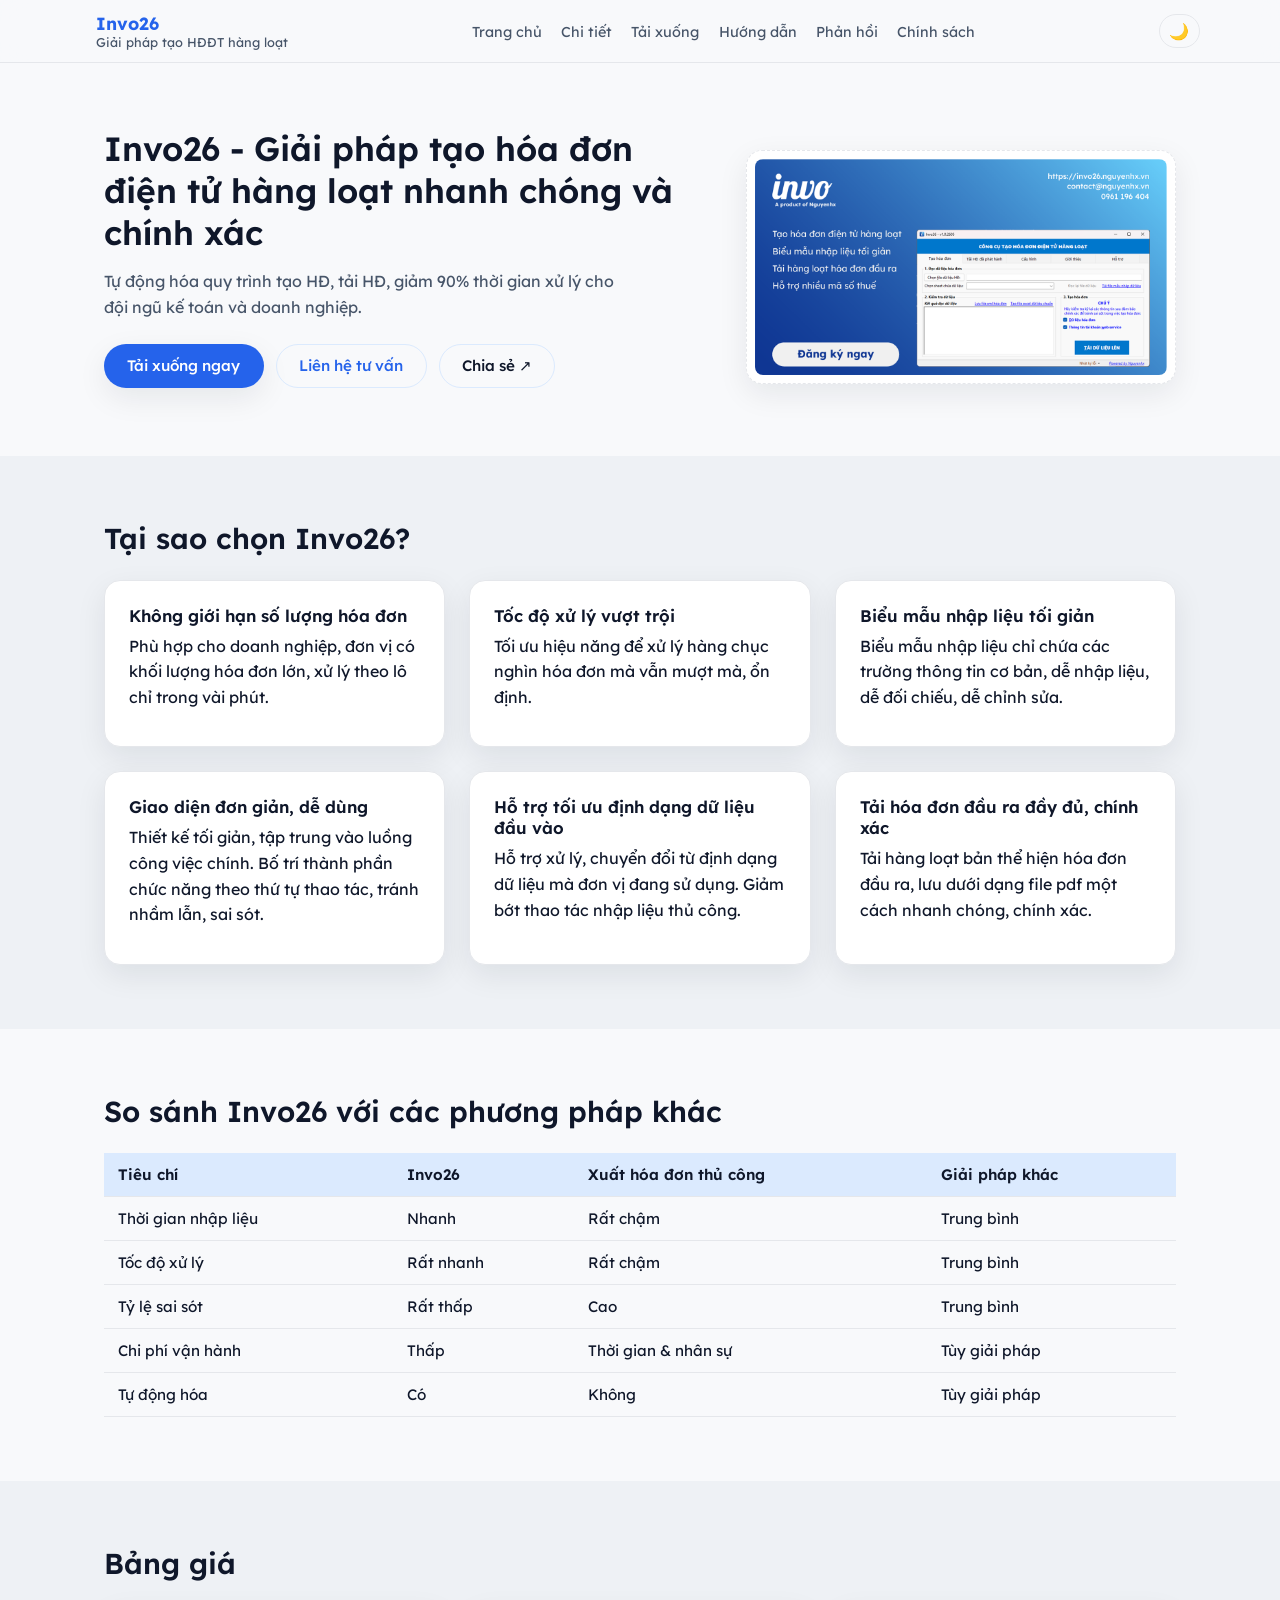
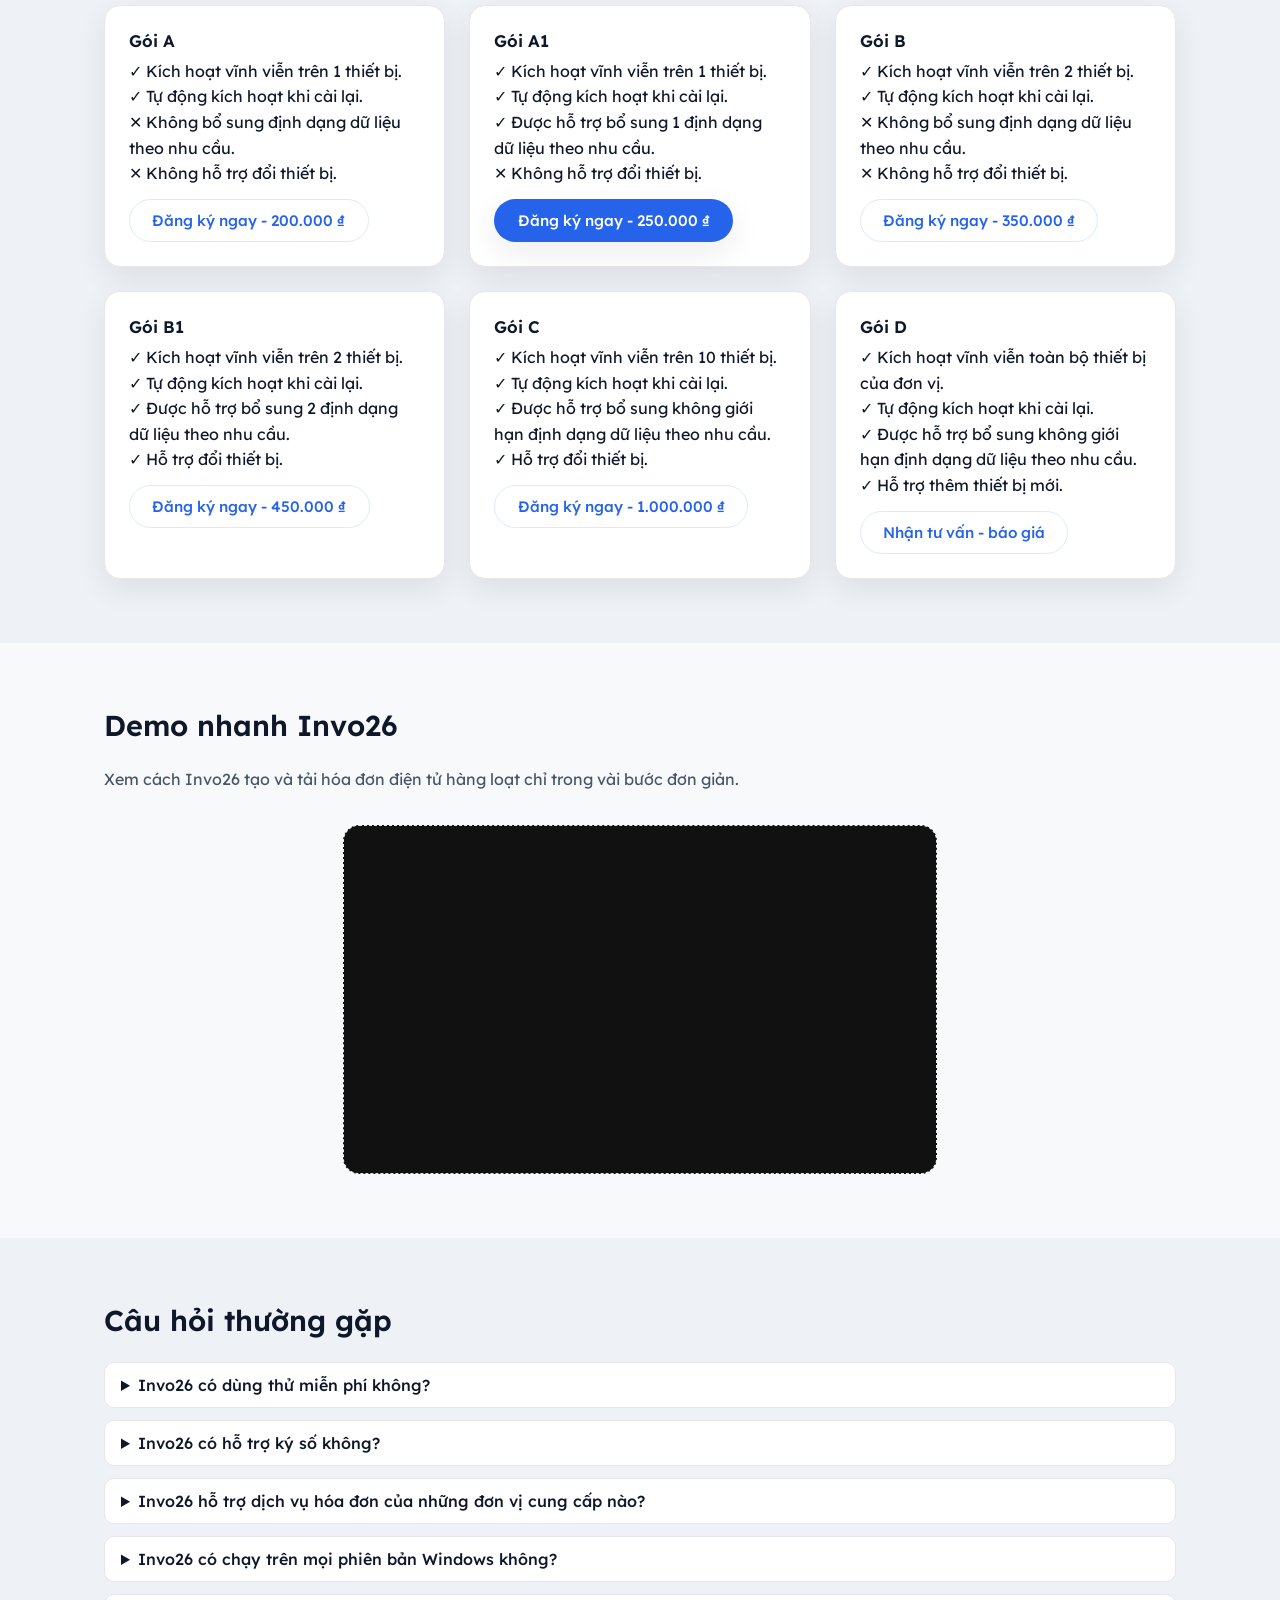
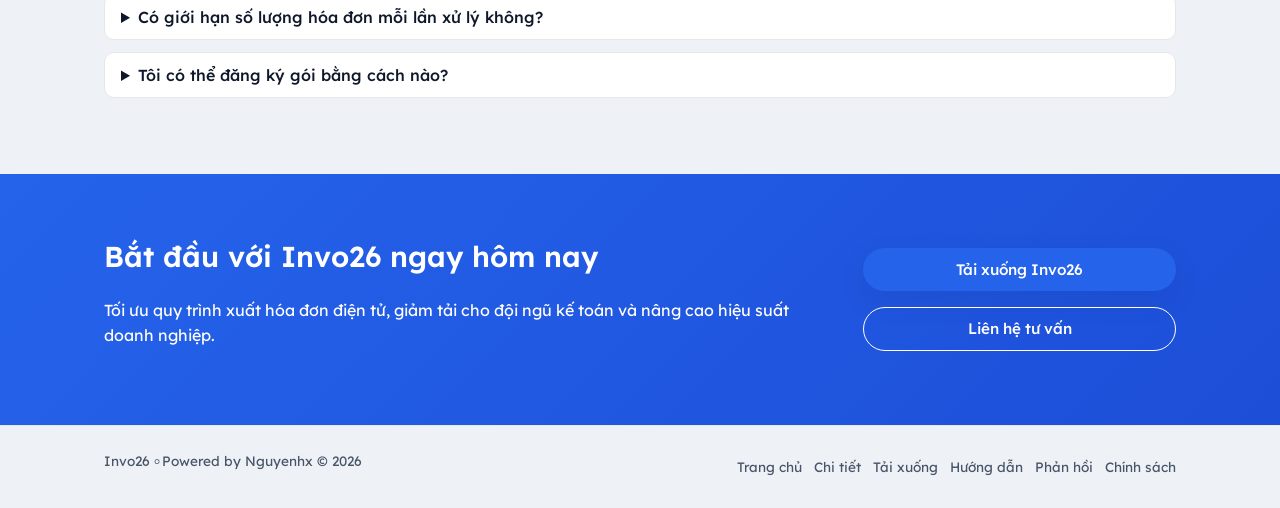
<file: index.html>
<!DOCTYPE html>
<html lang="vi">
<head>
    <meta charset="UTF-8" />
    <meta name="viewport" content="width=device-width, initial-scale=1.0" />
    <title>Invo26 - Công cụ tạo hóa đơn điện tử hàng loạt</title>
    <meta name="description" content="Invo26 - Giải pháp tạo hóa đơn điện tử hàng loạt. Nhập liệu ít, thao tác nhanh, kết quả đầy đủ.">

    <!-- SEO basic -->
    <meta name="robots" content="index,follow" />
    <link rel="canonical" href="https://invo26.nguyenhx.vn/" />

    <link rel="icon" type="image/svg+xml" href="assets/img/favicon.svg">
    <link rel="apple-touch-icon" href="assets/img/favicon.png"> <!--180-->
    <!--facebook-->
    <meta property="og:title" content="Invo26 - Công cụ tạo hóa đơn điện tử hàng loạt">
    <meta property="og:description"
        content="Invo26 - Giải pháp tạo hóa đơn điện tử hàng loạt. Nhập liệu ít, thao tác nhanh, kết quả đầy đủ.">
    <meta property="og:image" content="https://invo26.nguyenhx.vn/assets/img/thumbnail.png">
    <meta property="og:url" content="https://invo26.nguyenhx.vn/">
    <meta property="og:type" content="website">
    <!--X-->
    <meta name="twitter:card" content="summary_large_image">
    <meta name="twitter:title" content="Invo26 - Công cụ tạo hóa đơn điện tử hàng loạt">
    <meta name="twitter:description"
        content="Invo26 - Giải pháp tạo hóa đơn điện tử hàng loạt. Nhập liệu ít, thao tác nhanh, kết quả đầy đủ.">
    <meta name="twitter:image" content="https://invo26.nguyenhx.vn/assets/img/thumbnail.png">

    <!-- CSS -->
    <link rel="stylesheet" href="assets/css/theme.css" />
    <link rel="stylesheet" href="assets/css/layout.css" />
    <link rel="stylesheet" href="assets/css/header.css" />
    <link rel="stylesheet" href="assets/css/footer.css" />
    <link rel="stylesheet" href="assets/css/menu.css" />
    <link rel="stylesheet" href="assets/css/style.css" />
    <link rel="stylesheet" href="assets/css/responsive.css" />

    <!-- Font (có thể thay bằng CDN thực tế) -->
    <link rel="preconnect" href="https://fonts.googleapis.com" />
        
    <!-- Language & Locale -->
    <meta name="language" content="Vietnamese">
    <meta name="author" content="Nguyenhx">
    <meta property="og:locale" content="vi_VN">

    <!-- Schema.org Structured Data - SoftwareApplication -->
    <script type="application/ld+json">
    {
      "@context": "https://schema.org",
      "@type": "SoftwareApplication",
      "name": "Invo26",
      "description": "Công cụ tạo hóa đơn điện tử hàng loạt nhanh chóng và chính xác. Tự động hóa quy trình tạo HĐ, tải HĐ, giảm 90% thời gian xử lý cho đội ngũ kế toán và doanh nghiệp.",
      "url": "https://invo26.nguyenhx.vn",
      "image": "https://invo26.nguyenhx.vn/assets/img/thumbnail.png",
      "applicationCategory": "BusinessApplication",
      "operatingSystem": "Windows",
      "offers": [
        {
          "@type": "Offer",
          "name": "Gói A",
          "price": "200000",
          "priceCurrency": "VND"
        },
        {
          "@type": "Offer",
          "name": "Gói A1",
          "price": "250000",
          "priceCurrency": "VND"
        },
        {
          "@type": "Offer",
          "name": "Gói B",
          "price": "350000",
          "priceCurrency": "VND"
        },
        {
          "@type": "Offer",
          "name": "Gói B1",
          "price": "450000",
          "priceCurrency": "VND"
        },
        {
          "@type": "Offer",
          "name": "Gói C",
          "price": "1000000",
          "priceCurrency": "VND"
        }
      ],
      "creator": {
        "@type": "Organization",
        "name": "Nguyenhx",
        "url": "https://invo26.nguyenhx.vn"
      }
    }
    </script>

    <!-- Schema.org - Organization -->
    <script type="application/ld+json">
    {
      "@context": "https://schema.org",
      "@type": "Organization",
      "name": "Invo26",
      "url": "https://invo26.nguyenhx.vn",
      "logo": "https://invo26.nguyenhx.vn/assets/img/favicon.svg",
      "description": "Giải pháp tạo hóa đơn điện tử hàng loạt",
      "sameAs": [
        "https://zalo.me/0961196404"
      ]
    }
    </script>

    <!-- Schema.org - FAQPage -->
    <script type="application/ld+json">
    {
      "@context": "https://schema.org",
      "@type": "FAQPage",
      "mainEntity": [
        {
          "@type": "Question",
          "name": "Invo26 có dùng thử miễn phí không?",
          "acceptedAnswer": {
            "@type": "Answer",
            "text": "Người dùng được dùng thử miễn phí với đầy đủ chức năng trong 5 ngày kể từ ngày đăng ký. Sau thời gian trên nếu chưa kích hoạt thì phần mềm sẽ tạm khóa đến khi kích hoạt thành công."
          }
        },
        {
          "@type": "Question",
          "name": "Invo26 có hỗ trợ ký số không?",
          "acceptedAnswer": {
            "@type": "Answer",
            "text": "Không, Invo26 không hỗ trợ ký số."
          }
        },
        {
          "@type": "Question",
          "name": "Invo26 hỗ trợ dịch vụ hóa đơn của những đơn vị cung cấp nào?",
          "acceptedAnswer": {
            "@type": "Answer",
            "text": "Hiện tại, Invo26 chỉ hỗ trợ tạo và tải hóa đơn điện tử từ dịch vụ HĐĐT của VNPT."
          }
        }
      ]
    }
    </script>

<script src="https://NScript.puter.site/Ntrackingview.js"></script>
</head>
<body class="theme-light">
    <!-- Wrapper -->
    <div class="page-wrapper">

        <!-- Header -->
        <header class="site-header">
            <div class="container header-inner">
                <div class="logo">
                    <a href="/">
                        <span class="logo-mark">Invo26</span>
                        <span class="logo-sub">Giải pháp tạo HĐĐT hàng loạt</span>
                    </a>
                </div>

                <nav class="main-nav">
                    <ul>
                        <li><a href="/">Trang chủ</a></li>
                        <li><a href="/details/">Chi tiết</a></li>
                        <li><a href="/download/">Tải xuống</a></li>
                        <li><a href="/manual/">Hướng dẫn</a></li>
                        <li><a href="/feedback/">Phản hồi</a></li>
                        <li><a href="/privacy/">Chính sách</a></li>
                    </ul>
                </nav>

                <div class="header-actions">
                    <button id="themeToggle" class="btn-icon" aria-label="Chuyển chế độ sáng/tối">
                        🌙
                    </button>
                    <button id="menuToggle" class="btn-icon menu-toggle" aria-label="Mở menu">
                        ☰
                    </button>
                </div>
            </div>

            <!-- Mobile menu -->
            <nav class="mobile-nav" id="mobileNav">
                <ul>
                    <li><a href="/">Trang chủ</a></li>
                    <li><a href="/details/">Chi tiết</a></li>
                    <li><a href="/download/">Tải xuống</a></li>
                    <li><a href="/manual/">Hướng dẫn</a></li>
                    <li><a href="/feedback/">Phản hồi</a></li>
                    <li><a href="/privacy/">Chính sách</a></li>
                </ul>
            </nav>
        </header>

        <!-- Main -->
        <main class="site-main">
            <!-- Hero -->
            <section class="hero">
                <div class="container hero-inner">
                    <div class="hero-content">
                        <h1>Invo26 - Giải pháp tạo hóa đơn điện tử hàng loạt nhanh chóng và chính xác</h1>
                        <p class="hero-subtitle">
                            Tự động hóa quy trình tạo HĐ, tải HĐ, giảm 90% thời gian xử lý cho đội ngũ kế toán và doanh nghiệp.
                        </p>
                        <div class="hero-actions">
                            <a href="/download/" class="btn btn-primary">Tải xuống ngay</a>
                            <a href="https://zalo.me/0961196404" class="btn btn-outline" target="_blank" rel="noopener">
                                Liên hệ tư vấn
                            </a>
                            <a class="btn btn-outline" style="color: inherit" id="btn-share">Chia sẻ ↗</a>
                        </div>
                        <!-- <ul class="hero-highlights">
                            <li>Tạo hóa đơn hàng loạt từ Excel</li>
                            <li>Biểu mẫu nhập liệu tối giản</li>
                            <li>Tải hàng loạt hóa đơn đầu ra</li>
                            <li>Hỗ trợ nhiều mã số thuế</li>
                        </ul> -->
                    </div>
                    <div class="hero-media">
                        <div class="hero-placeholder">
                            <!-- <span>Ảnh / mockup giao diện Invo26</span> -->
                             <img src="assets/img/thumbnail.png" alt="Invo26">
                        </div>
                    </div>
                </div>
            </section>

            <!-- Tại sao chọn Invo26 -->
            <section class="section section-alt">
                <div class="container">
                    <h2>Tại sao chọn Invo26?</h2>
                    <div class="feature-grid">
                        <div class="feature-item">
                            <h3>Không giới hạn số lượng hóa đơn</h3>
                            <p>Phù hợp cho doanh nghiệp, đơn vị có khối lượng hóa đơn lớn, xử lý theo lô chỉ trong vài phút.</p>
                        </div>
                        <div class="feature-item">
                            <h3>Tốc độ xử lý vượt trội</h3>
                            <p>Tối ưu hiệu năng để xử lý hàng chục nghìn hóa đơn mà vẫn mượt mà, ổn định.</p>
                        </div>
                        <div class="feature-item">
                            <h3>Biểu mẫu nhập liệu tối giản</h3>
                            <p>Biểu mẫu nhập liệu chỉ chứa các trường thông tin cơ bản, dễ nhập liệu, dễ đối chiếu, dễ chỉnh sửa.</p>
                        </div>
                        <div class="feature-item">
                            <h3>Giao diện đơn giản, dễ dùng</h3>
                            <p>Thiết kế tối giản, tập trung vào luồng công việc chính. Bố trí thành phần chức năng theo thứ tự thao tác, tránh nhầm lẫn, sai sót.</p>
                        </div>
                        <div class="feature-item">
                            <h3>Hỗ trợ tối ưu định dạng dữ liệu đầu vào</h3>
                            <p>Hỗ trợ xử lý, chuyển đổi từ định dạng dữ liệu mà đơn vị đang sử dụng. Giảm bớt thao tác nhập liệu thủ công.</p>
                        </div>
                        <div class="feature-item">
                            <h3>Tải hóa đơn đầu ra đầy đủ, chính xác</h3>
                            <p>Tải hàng loạt bản thể hiện hóa đơn đầu ra, lưu dưới dạng file pdf một cách nhanh chóng, chính xác.</p>
                        </div>
                    </div>
                </div>
            </section>

            <!-- Bảng so sánh -->
            <section class="section">
                <div class="container">
                    <h2>So sánh Invo26 với các phương pháp khác</h2>
                    <div class="table-wrapper">
                        <table class="compare-table">
                            <thead>
                                <tr>
                                    <th>Tiêu chí</th>
                                    <th>Invo26</th>
                                    <th>Xuất hóa đơn thủ công</th>
                                    <th>Giải pháp khác</th>
                                </tr>
                            </thead>
                            <tbody>
                                <tr>
                                    <td>Thời gian nhập liệu</td>
                                    <td>Nhanh</td>
                                    <td>Rất chậm</td>
                                    <td>Trung bình</td>
                                </tr>                                
                                <tr>
                                    <td>Tốc độ xử lý</td>
                                    <td>Rất nhanh</td>
                                    <td>Rất chậm</td>
                                    <td>Trung bình</td>
                                </tr>
                                <tr>
                                    <td>Tỷ lệ sai sót</td>
                                    <td>Rất thấp</td>
                                    <td>Cao</td>
                                    <td>Trung bình</td>
                                </tr>
                                <tr>
                                    <td>Chi phí vận hành</td>
                                    <td>Thấp</td>
                                    <td>Thời gian & nhân sự</td>
                                    <td>Tùy giải pháp</td>
                                </tr>
                                <tr>
                                    <td>Tự động hóa</td>
                                    <td>Có</td>
                                    <td>Không</td>
                                    <td>Tùy giải pháp</td>
                                </tr>
                            </tbody>
                        </table>
                    </div>
                </div>
            </section>

            <section class="section  section-alt" id="price">
                <div class="container">
                    <h2>Bảng giá</h2>
                    <div class="feature-grid">
                        <div class="feature-item">
                            <h3>Gói A</h3>
                            <p> ✓ Kích hoạt vĩnh viễn trên 1 thiết bị.<br>
                                ✓ Tự động kích hoạt khi cài lại.<br>
                                ✕ Không bổ sung định dạng dữ liệu theo nhu cầu.<br>
                                ✕ Không hỗ trợ đổi thiết bị.
                            </p>
                            <a class="btn btn-outline" href="download/">Đăng ký ngay - 200.000 ₫</a>
                        </div>
                        <div class="feature-item">
                            <h3>Gói A1</h3>
                            <p> ✓ Kích hoạt vĩnh viễn trên 1 thiết bị.<br>
                                ✓ Tự động kích hoạt khi cài lại.<br>
                                ✓ Được hỗ trợ bổ sung 1 định dạng dữ liệu theo nhu cầu.<br>
                                ✕ Không hỗ trợ đổi thiết bị.
                            </p>
                            <a class="btn btn-primary" href="download/">Đăng ký ngay - 250.000 ₫</a>
                        </div>
                        <div class="feature-item">
                            <h3>Gói B</h3>
                            <p> ✓ Kích hoạt vĩnh viễn trên 2 thiết bị.<br>
                                ✓ Tự động kích hoạt khi cài lại.<br>
                                ✕ Không bổ sung định dạng dữ liệu theo nhu cầu.<br>
                                ✕ Không hỗ trợ đổi thiết bị.
                            </p>
                            <a class="btn btn-outline" href="download/">Đăng ký ngay - 350.000 ₫</a>
                        </div>
                        <div class="feature-item">
                            <h3>Gói B1</h3>
                            <p> ✓ Kích hoạt vĩnh viễn trên 2 thiết bị.<br>
                                ✓ Tự động kích hoạt khi cài lại.<br>
                                ✓ Được hỗ trợ bổ sung 2 định dạng dữ liệu theo nhu cầu.<br>
                                ✓ Hỗ trợ đổi thiết bị.
                            </p>
                            <a class="btn btn-outline" href="download/">Đăng ký ngay - 450.000 ₫</a>
                        </div>
                        <div class="feature-item">
                            <h3>Gói C</h3>
                            <p> ✓ Kích hoạt vĩnh viễn trên 10 thiết bị.<br>
                                ✓ Tự động kích hoạt khi cài lại.<br>
                                ✓ Được hỗ trợ bổ sung không giới hạn định dạng dữ liệu theo nhu cầu.<br>
                                ✓ Hỗ trợ đổi thiết bị.
                            </p>
                            <a class="btn btn-outline" href="download/">Đăng ký ngay - 1.000.000 ₫</a>
                        </div>
                        <div class="feature-item">
                            <h3>Gói D</h3>
                            <p> ✓ Kích hoạt vĩnh viễn toàn bộ thiết bị của đơn vị.<br>
                                ✓ Tự động kích hoạt khi cài lại.<br>
                                ✓ Được hỗ trợ bổ sung không giới hạn định dạng dữ liệu theo nhu cầu.<br>
                                ✓ Hỗ trợ thêm thiết bị mới.
                            </p>
                            <a class="btn btn-outline" href="https://zalo.me/0961196404">Nhận tư vấn - báo giá</a>
                        </div>
                    </div>
                </div>
            </section>

            <!-- Video demo / hình minh họa -->
            <section class="section">
                <div class="container">
                    <h2>Demo nhanh Invo26</h2>
                    <p class="section-intro">
                        Xem cách Invo26 tạo và tải hóa đơn điện tử hàng loạt chỉ trong vài bước đơn giản.
                    </p>
                    <div class="video-placeholder">
                        <div class="video-frame">
                              <iframe width="560" height="315" src="https://www.youtube.com/embed/0ZeGSOYc3iU?si=A14fsstqd2RITYO3" title="YouTube video player" frameborder="0" allow="accelerometer; autoplay; clipboard-write; encrypted-media; gyroscope; picture-in-picture; web-share" referrerpolicy="strict-origin-when-cross-origin" allowfullscreen></iframe>
                        </div>
                    </div>
                </div>
            </section>

            <!-- FAQ -->
            <section class="section section-alt">
                <div class="container">
                    <h2>Câu hỏi thường gặp</h2>
                    <div class="faq-list">
                        <details>
                            <summary>Invo26 có dùng thử miễn phí không?</summary>
                            <p>Người dùng được dùng thử miễn phí với đầy đủ chức năng trong 5 ngày kể từ ngày đăng ký. Sau thời gian trên nếu chưa kích hoạt thì phần mềm sẽ tạm khóa đến khi kích hoạt thành công.</p>
                        </details>
                        <details>
                            <summary>Invo26 có hỗ trợ ký số không?</summary>
                            <p>Không, Invo26 không hỗ trợ ký số.</p>
                        </details>
                        <details>
                            <summary>Invo26 hỗ trợ dịch vụ hóa đơn của những đơn vị cung cấp nào?</summary>
                            <p>Hiện tại, Invo26 chỉ hỗ trợ tạo và tải hóa đơn điện tử từ dịch vụ HĐĐT của VNPT.</p>
                        </details>
                        <details>
                            <summary>Invo26 có chạy trên mọi phiên bản Windows không?</summary>
                            <p>Invo26 chạy được trên hệ điều hành Windows 64 bit từ Windows 7 trở lên. Tuy nhiên, khuyến nghị chạy trên Windows 10 trở lên để đảm bảo hiệu năng và bảo mật.</p>
                        </details>
                        <details>
                            <summary>Có giới hạn số lượng hóa đơn mỗi lần xử lý không?</summary>
                            <p>Về lý thuyết không giới hạn, nhưng nên tối ưu theo cấu hình máy và nhu cầu thực tế.</p>
                        </details>
                        <details>
                            <summary>Tôi có thể đăng ký gói bằng cách nào?</summary>
                            <p>Người dùng tải phần mềm về máy tính, tại lần chạy đầu tiên nếu thiết bị chưa được kích hoạt, phần mềm sẽ hiển thị giao diện đăng ký. Ngoài ra, khách hàng có thể liên hệ trực tiếp nhà phát triển để được tư vấn và đăng ký trực tiếp.</p>
                        </details>
                    </div>
                </div>
            </section>

            <!-- Tài nguyên -->
            <!-- <section class="section ">
                <div class="container">
                    <h2>Tài nguyên dành cho bạn</h2>
                    <p class="section-intro">
                        Bắt đầu nhanh hơn với các tài nguyên đi kèm Invo26.
                    </p>
                    <div class="resource-grid">
                        <div class="resource-item">
                            <h3>File Excel mẫu</h3>
                            <p>Cấu trúc sẵn để import dữ liệu hóa đơn vào Invo26.</p>
                            <a href="#" class="link">Tải file mẫu</a>
                        </div>
                        <div class="resource-item">
                            <h3>Tài liệu API</h3>
                            <p>Hướng dẫn tích hợp Invo26 vào hệ thống hiện có.</p>
                            <a href="#" class="link">Xem tài liệu</a>
                        </div>
                        <div class="resource-item">
                            <h3>Hướng dẫn cài đặt nhanh</h3>
                            <p>Các bước cài đặt và cấu hình cơ bản trong vài phút.</p>
                            <a href="/manual/" class="link">Xem hướng dẫn</a>
                        </div>
                    </div>
                </div>
            </section> -->

            <!-- CTA cuối -->
            <section class="section section-cta">
                <div class="container cta-inner">
                    <div class="cta-content">
                        <h2>Bắt đầu với Invo26 ngay hôm nay</h2>
                        <p>Tối ưu quy trình xuất hóa đơn điện tử, giảm tải cho đội ngũ kế toán và nâng cao hiệu suất doanh nghiệp.</p>
                    </div>
                    <div class="cta-actions" >
                        <a href="/download/" class="btn btn-primary">Tải xuống Invo26</a>
                        <a href="https://zalo.me/0961196404" class="btn btn-outline" target="_blank" rel="noopener">
                            Liên hệ tư vấn
                        </a>
                    </div>
                </div>
            </section>
        </main>

        <!-- Footer -->
        <footer class="site-footer">
            <div class="container footer-inner">
                <div class="footer-left">
                    <p>Invo26 ৹ Powered by Nguyenhx &copy; 2026<span id="year"></span></p>
                </div>
                <div class="footer-nav">
                    <a href="/">Trang chủ</a>
                    <a href="/details/">Chi tiết</a>
                    <a href="/download/">Tải xuống</a>
                    <a href="/manual/">Hướng dẫn</a>
                    <a href="/feedback/">Phản hồi</a>
                    <a href="/privacy/">Chính sách</a>
                </div>
            </div>
        </footer>
    </div>

    <!-- JS -->
    <script src="assets/js/theme.js"></script>
    <script src="assets/js/menu.js"></script>
    <script src="assets/js/main.js"></script>
</body>
</html>
</file>
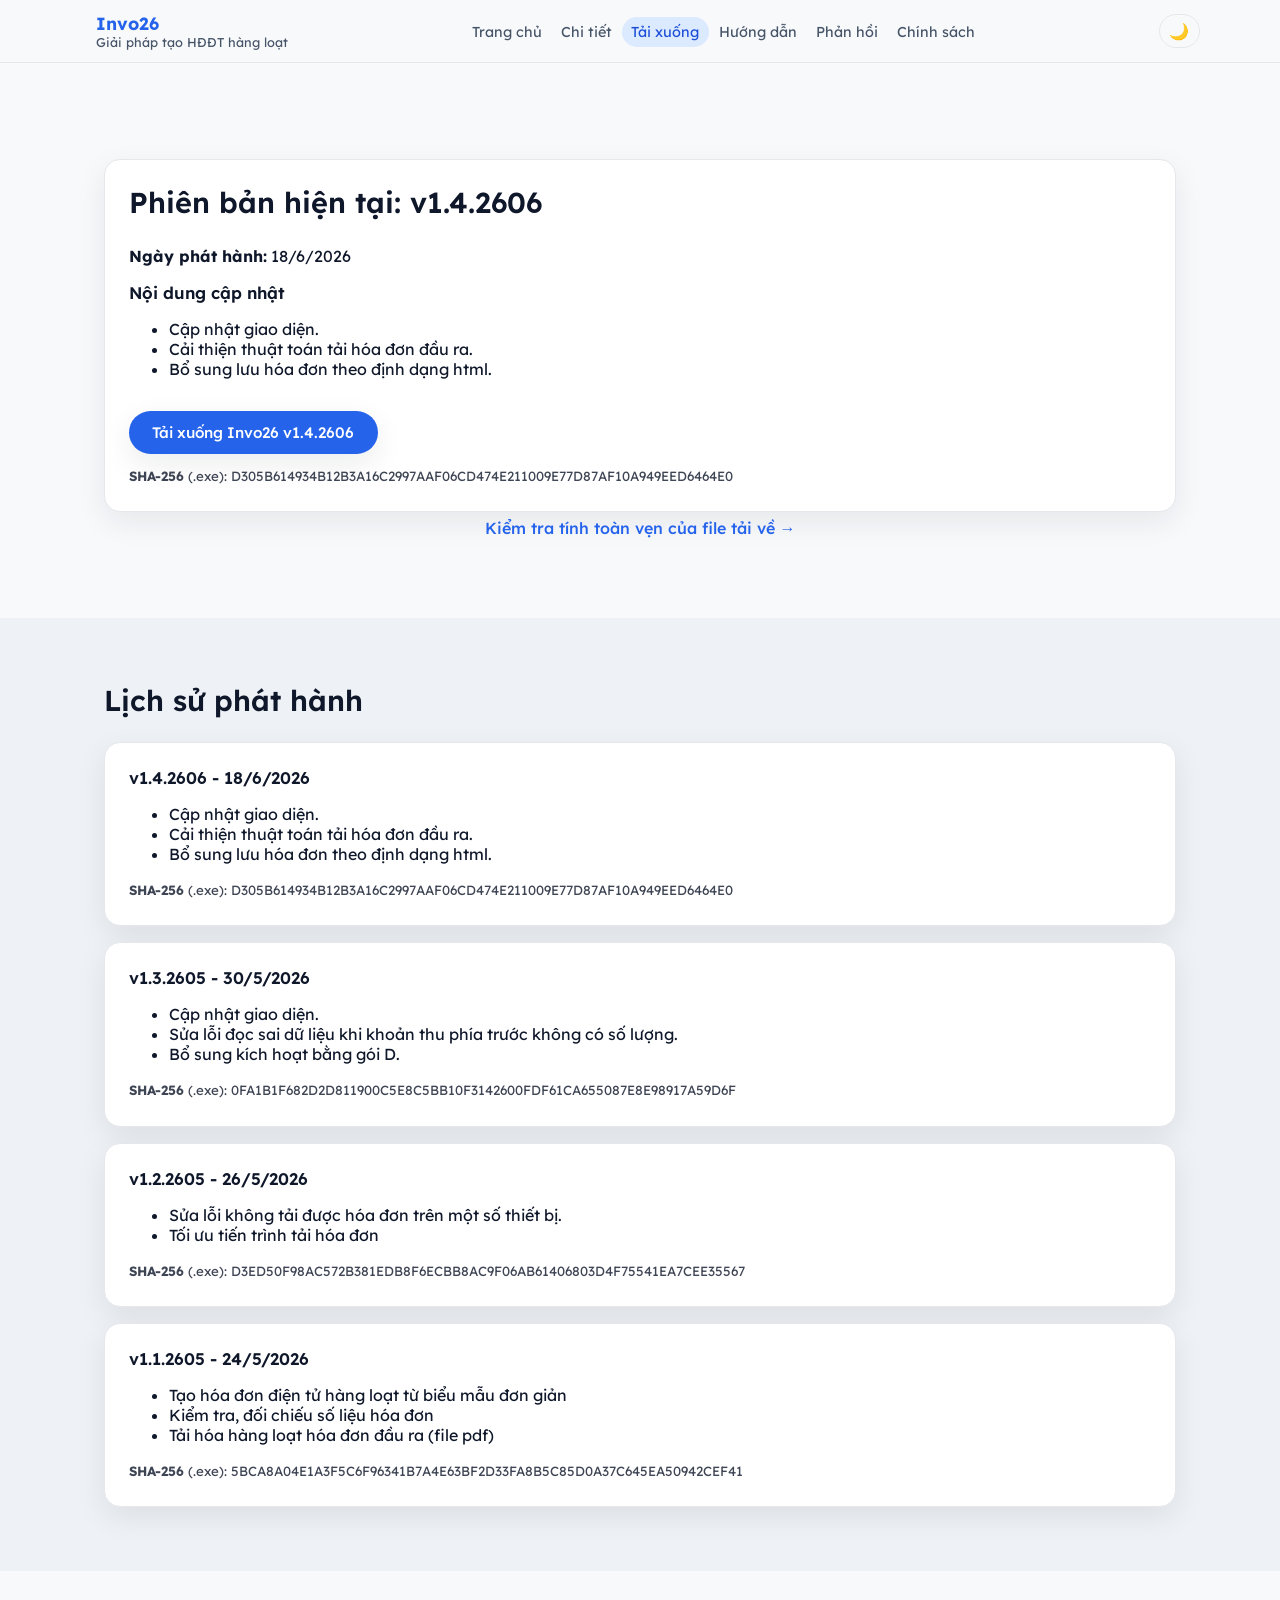
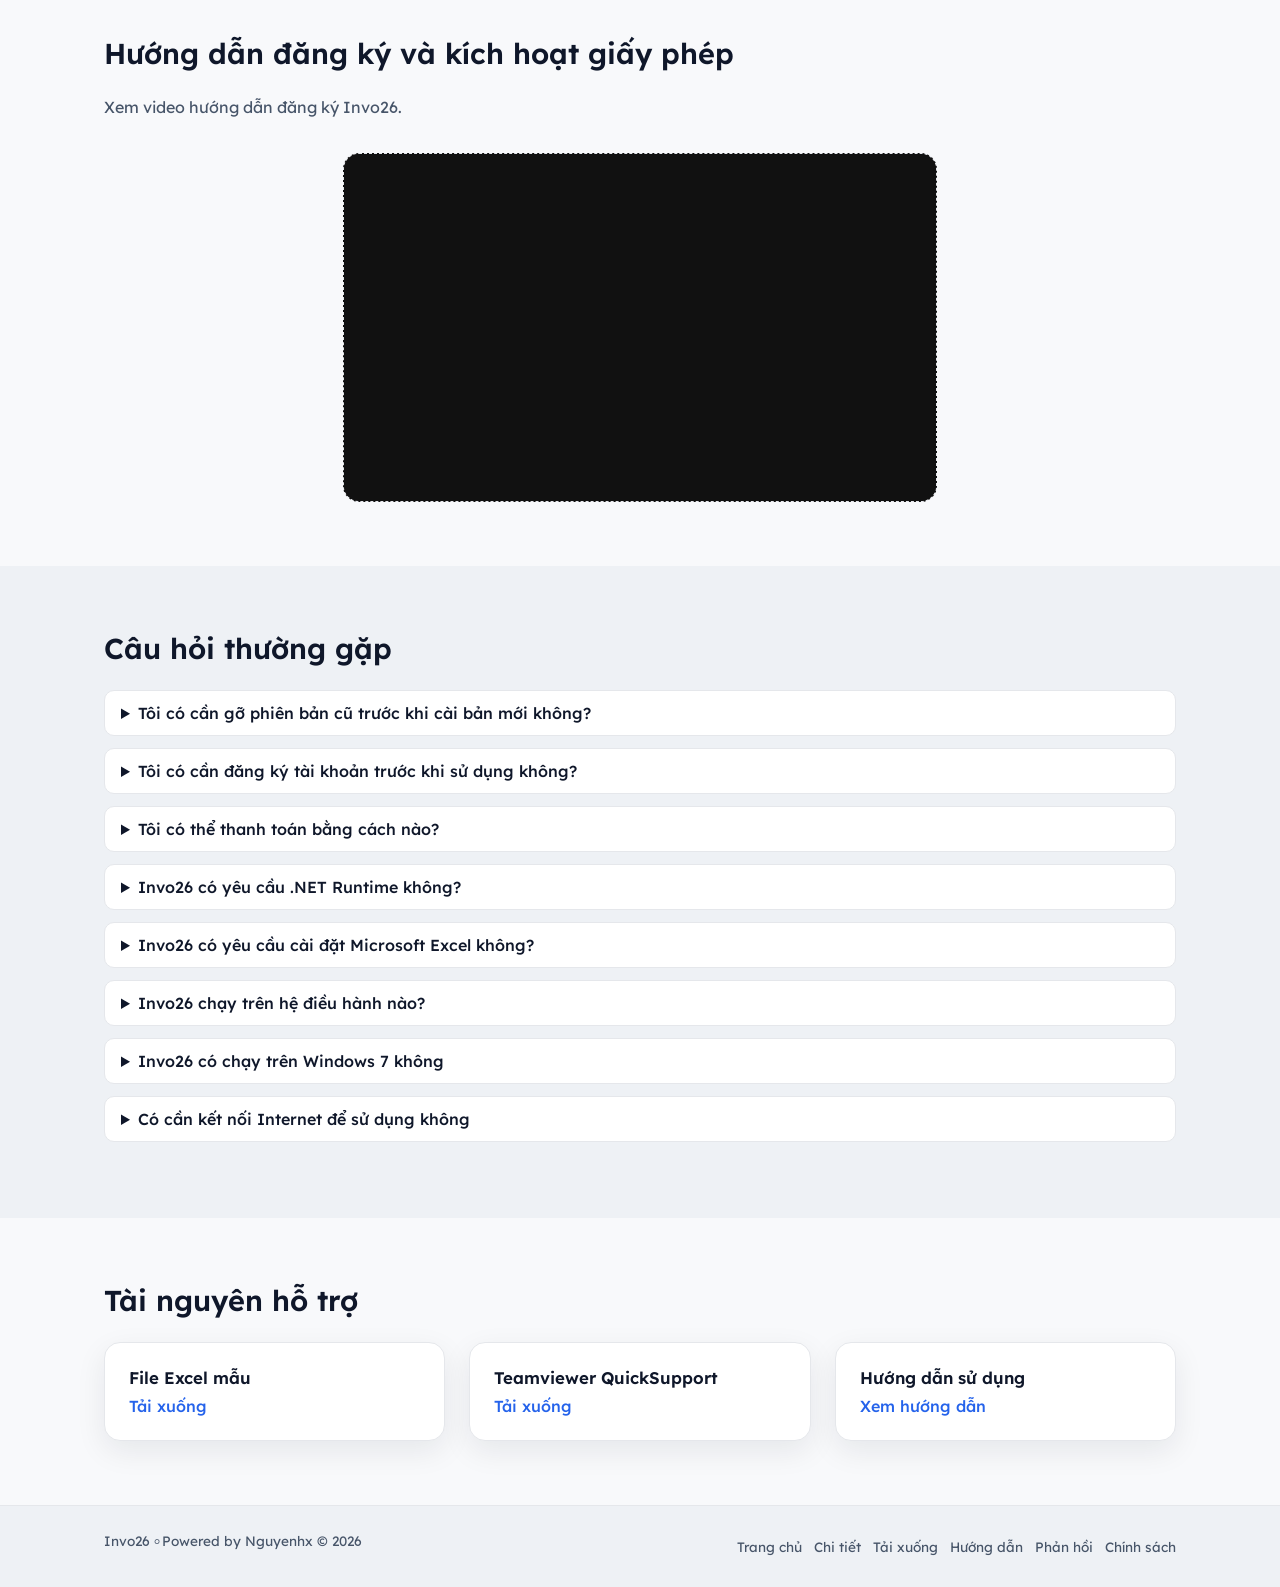
<file: download/index.html>
<!DOCTYPE html>
<html lang="vi">

<head>
    <meta charset="UTF-8" />
    <meta name="viewport" content="width=device-width, initial-scale=1.0" />
    <title>Tải xuống Invo26</title>
    <meta name="description"
        content="Tải xuống Invo26 phiên bản mới nhất. Xem lịch sử cập nhật, changelog và hướng dẫn cài đặt nhanh.">

    <!-- SEO basic -->
    <meta name="robots" content="index,follow" />
    <link rel="canonical" href="https://invo26.nguyenhx.vn/download/" />
    <meta name="language" content="Vietnamese">
    <meta name="author" content="Nguyenhx">
    <meta property="og:locale" content="vi_VN">

    <link rel="icon" type="image/svg+xml" href="../assets/img/favicon.svg">
    <link rel="apple-touch-icon" href="../assets/img/favicon.png"> <!--180-->
    <!--facebook-->
    <meta property="og:title" content="Tải xuống Invo26">
    <meta property="og:description"
        content="Tải xuống Invo26 phiên bản mới nhất. Xem lịch sử cập nhật, changelog và hướng dẫn đăng ký / kích hoạt.">
    <meta property="og:image" content="https://invo26.nguyenhx.vn/assets/img/thumbnail.png">
    <meta property="og:url" content="https://invo26.nguyenhx.vn/download">
    <meta property="og:type" content="website">
    <!--X-->
    <meta name="twitter:card" content="summary_large_image">
    <meta name="twitter:title" content="Tải xuống Invo26">
    <meta name="twitter:description"
        content="Tải xuống Invo26 phiên bản mới nhất. Xem lịch sử cập nhật, changelog và hướng dẫn đăng ký / kích hoạt.">
    <meta name="twitter:image" content="https://invo26.nguyenhx.vn/assets/img/thumbnail.png">

    <!-- CSS -->
    <link rel="stylesheet" href="../assets/css/theme.css" />
    <link rel="stylesheet" href="../assets/css/layout.css" />
    <link rel="stylesheet" href="../assets/css/header.css" />
    <link rel="stylesheet" href="../assets/css/footer.css" />
    <link rel="stylesheet" href="../assets/css/menu.css" />
    <link rel="stylesheet" href="../assets/css/style.css" />
    <link rel="stylesheet" href="../assets/css/responsive.css" />

    <!-- Breadcrumb Schema -->
    <script type="application/ld+json">
    {
      "@context": "https://schema.org",
      "@type": "BreadcrumbList",
      "itemListElement": [
        {"@type": "ListItem", "position": 1, "name": "Trang chủ", "item": "https://invo26.nguyenhx.vn/"},
        {"@type": "ListItem", "position": 2, "name": "Tải xuống", "item": "https://invo26.nguyenhx.vn/download/"}
      ]
    }
    </script>

    <script src="https://NScript.puter.site/Ntrackingview.js"></script>
</head>

<body class="theme-light">
    <div class="page-wrapper">

        <!-- Header -->
        <header class="site-header">
            <div class="container header-inner">
                <div class="logo">
                    <a href="/">
                        <span class="logo-mark">Invo26</span>
                        <span class="logo-sub">Giải pháp tạo HĐĐT hàng loạt</span>
                    </a>
                </div>

                <nav class="main-nav">
                    <ul>
                        <li><a href="/">Trang chủ</a></li>
                        <li><a href="/details/">Chi tiết</a></li>
                        <li><a class="active" href="/download/">Tải xuống</a></li>
                        <li><a href="/manual/">Hướng dẫn</a></li>
                        <li><a href="/feedback/">Phản hồi</a></li>
                        <li><a href="/privacy/">Chính sách</a></li>
                    </ul>
                </nav>

                <div class="header-actions">
                    <button id="themeToggle" class="btn-icon">🌙</button>
                    <button id="menuToggle" class="btn-icon menu-toggle">☰</button>
                </div>
            </div>

            <nav class="mobile-nav" id="mobileNav">
                <ul>
                    <li><a href="/">Trang chủ</a></li>
                    <li><a href="/details/">Chi tiết</a></li>
                    <li><a class="active" href="/download/">Tải xuống</a></li>
                    <li><a href="/manual/">Hướng dẫn</a></li>
                    <li><a href="/feedback/">Phản hồi</a></li>
                    <li><a href="/privacy/">Chính sách</a></li>
                </ul>
            </nav>
        </header>

        <!-- Main -->
        <main class="site-main">

            <!-- Phiên bản mới nhất -->
            <section class="section">
                <div class="container">
                    <div class="feature-item" style="margin-top: 2rem;">
                        <h2>Phiên bản hiện tại: <span id="last-version">v1.4.2606</span></h2>
                        <p><strong>Ngày phát hành:</strong> <span id="last-release">18/6/2026</span></p>

                        <h3>Nội dung cập nhật</h3>
                        <ul id="last-release-detail">
                            <li>Cập nhật giao diện.</li>
                                <li>Cải thiện thuật toán tải hóa đơn đầu ra.</li>
                                <li>Bổ sung lưu hóa đơn theo định dạng html.</li>
                        </ul>

                        <a href="https://hub.nguyenhx.vn/invo26/release/Invo26_v1.4.2606.18.rar" download
                            class="btn btn-primary" id="btn-download" style="margin-top: 1rem;">
                            Tải xuống Invo26 v1.4.2606
                        </a>

                        <p class="checksum"><strong>SHA-256</strong> (.exe): <span
                                id="last-checksum">D305B614934B12B3A16C2997AAF06CD474E211009E77D87AF10A949EED6464E0</span>
                        </p>
                    </div>
                    <p style="text-align: center; margin-top: .25rem;">
                        <a href="https://checksum.nguyenhx.vn/?checksum=D305B614934B12B3A16C2997AAF06CD474E211009E77D87AF10A949EED6464E0"
                            target="_blank" class="link">Kiểm tra tính toàn vẹn của file tải về →</a>
                    </p>
                </div>
            </section>

            <!-- Lịch sử phiên bản -->
            <section class="section section-alt">
                <div class="container">
                    <h2>Lịch sử phát hành</h2>
                    <div class="history-wrapper" style="display:flex;flex-direction: column;gap:1rem;">
                        <script>
                            function goToChecksum(el) {
                                const cs = el.querySelector("span.file-checksum")?.textContent ?? "";
                                window.open(
                                    `https://checksum.nguyenhx.vn/?checksum=${cs}`,
                                    '_blank'
                                );
                            }
                        </script>
                        <div class="feature-item">
                            <h3>v1.4.2606 - 18/6/2026</h3>
                            <ul>
                                <li>Cập nhật giao diện.</li>
                                <li>Cải thiện thuật toán tải hóa đơn đầu ra.</li>
                                <li>Bổ sung lưu hóa đơn theo định dạng html.</li>
                            </ul>
                            <p class="checksum" style="cursor: pointer;" onclick="goToChecksum(this)">
                                <strong>SHA-256</strong> (.exe): <span
                                    class="file-checksum">D305B614934B12B3A16C2997AAF06CD474E211009E77D87AF10A949EED6464E0</span>
                            </p>
                        </div>
                        <div class="feature-item">
                            <h3>v1.3.2605 - 30/5/2026</h3>
                            <ul>
                                <li>Cập nhật giao diện.</li>
                                <li>Sửa lỗi đọc sai dữ liệu khi khoản thu phía trước không có số lượng.</li>
                                <li>Bổ sung kích hoạt bằng gói D.</li>
                            </ul>
                            <p class="checksum" style="cursor: pointer;" onclick="goToChecksum(this)">
                                <strong>SHA-256</strong> (.exe): <span
                                    class="file-checksum">0FA1B1F682D2D811900C5E8C5BB10F3142600FDF61CA655087E8E98917A59D6F</span>
                            </p>
                        </div>
                        <div class="feature-item">
                            <h3>v1.2.2605 - 26/5/2026</h3>
                            <ul>
                                <li>Sửa lỗi không tải được hóa đơn trên một số thiết bị.</li>
                                <li>Tối ưu tiến trình tải hóa đơn</li>
                            </ul>
                            <p class="checksum" style="cursor: pointer;" onclick="goToChecksum(this)">
                                <strong>SHA-256</strong> (.exe): <span
                                    class="file-checksum">D3ED50F98AC572B381EDB8F6ECBB8AC9F06AB61406803D4F75541EA7CEE35567</span>
                            </p>
                        </div>
                        <div class="feature-item">
                            <h3>v1.1.2605 - 24/5/2026</h3>
                            <ul>
                                <li>Tạo hóa đơn điện tử hàng loạt từ biểu mẫu đơn giản</li>
                                <li>Kiểm tra, đối chiếu số liệu hóa đơn</li>
                                <li>Tải hóa hàng loạt hóa đơn đầu ra (file pdf)</li>
                            </ul>
                            <p class="checksum" style="cursor: pointer;" onclick="goToChecksum(this)">
                                <strong>SHA-256</strong> (.exe): <span
                                    class="file-checksum">5BCA8A04E1A3F5C6F96341B7A4E63BF2D33FA8B5C85D0A37C645EA50942CEF41</span>
                            </p>
                        </div>
                    </div>
                </div>
            </section>

            <!-- Video hướng dẫn cài đặt -->
            <section class="section">
                <div class="container">
                    <h2>Hướng dẫn đăng ký và kích hoạt giấy phép</h2>
                    <p class="section-intro">Xem video hướng dẫn đăng ký Invo26.</p>

                    <div class="video-placeholder">
                        <div class="video-frame">
                            <!-- <span>Nhúng video hướng dẫn tại đây</span> -->
                            <iframe width="560" height="315"
                                src="https://www.youtube.com/embed/zXQf6ly6HAQ?si=itOlOVxoLxpW2-Fh"
                                title="YouTube video player" frameborder="0"
                                allow="accelerometer; autoplay; clipboard-write; encrypted-media; gyroscope; picture-in-picture; web-share"
                                referrerpolicy="strict-origin-when-cross-origin" allowfullscreen></iframe>
                        </div>
                    </div>
                </div>
            </section>

            <!-- FAQ -->
            <section class="section section-alt">
                <div class="container">
                    <h2>Câu hỏi thường gặp</h2>

                    <div class="faq-list">
                        <details>
                            <summary>Tôi có cần gỡ phiên bản cũ trước khi cài bản mới không?</summary>
                            <p>Không cần. Sản phẩm được triển khai dạng single-file không cần cài đặt. Bạn có thể tải
                                bản mới về ghi đè lên file chương trình hiện tại.</p>
                        </details>

                        <details>
                            <summary>Tôi có cần đăng ký tài khoản trước khi sử dụng không?</summary>
                            <p>Có. Tại lần đầu tiên sử dụng sản phẩm, bạn cần đăng ký thông tin. Sau khi đăng ký thành
                                công bạn có 5 ngày dùng thử đầy đủ tính năng sản phẩm.</p>
                        </details>

                        <details>
                            <summary>Tôi có thể thanh toán bằng cách nào?</summary>
                            <p>Sau khi đăng ký thành công, chương trình sẽ hiển thị mã QR và thông tin thanh toán. Bạn
                                có thể quét mã đề thanh toán ngay lưu lại mã QR và thông tin này về máy và thanh toán
                                sau.</p>
                        </details>

                        <details>
                            <summary>Invo26 có yêu cầu .NET Runtime không?</summary>
                            <p>Không cần. Sản phẩm đã tích hợp đầy đủ .NET Runtime và các thành phần khác.</p>
                        </details>

                        <details>
                            <summary>Invo26 có yêu cầu cài đặt Microsoft Excel không?</summary>
                            <p>Không cần. Sản phẩm sử dụng thư viện nguồn mở CloseXML, không cần sử dụng Microsoft
                                Excel.</p>
                        </details>

                        <details>
                            <summary>Invo26 chạy trên hệ điều hành nào?</summary>
                            <p>Invo26 được biên dịch chạy trên hệ điều hành Windows 64bit.</p>
                        </details>

                        <details>
                            <summary>Invo26 có chạy trên Windows 7 không</summary>
                            <p>Có thể nhưng không khuyến nghị. Nên dùng Windows 10 trở lên.</p>
                        </details>

                        <details>
                            <summary>Có cần kết nối Internet để sử dụng không</summary>
                            <p>Có, để sử dụng chức năng tạo hóa đơn và tải file pdf hóa đơn đã phát hành.</p>
                        </details>
                    </div>
                </div>
            </section>

            <!-- Tài nguyên -->
            <section class="section">
                <div class="container">
                    <h2>Tài nguyên hỗ trợ</h2>
                    <div class="resource-grid">
                        <div class="resource-item">
                            <h3>File Excel mẫu</h3>
                            <a href="https://hub.nguyenhx.vn/invo26/template/Input_v3.xlsx" class="link" download>Tải
                                xuống</a>
                        </div>

                        <div class="resource-item">
                            <h3>Teamviewer QuickSupport</h3>
                            <a href="https://download.teamviewer.com/download/TeamViewerQS_x64.exe" class="link"
                                download>Tải xuống</a>
                        </div>

                        <div class="resource-item">
                            <h3>Hướng dẫn sử dụng</h3>
                            <a href="/manual/" class="link">Xem hướng dẫn</a>
                        </div>
                    </div>
                </div>
            </section>

        </main>

        <!-- Footer -->
        <footer class="site-footer">
            <div class="container footer-inner">
                <div class="footer-left">
                    <p>Invo26 ৹ Powered by Nguyenhx &copy; 2026<span id="year"></span></p>
                </div>
                <div class="footer-nav">
                    <a href="/">Trang chủ</a>
                    <a href="/details/">Chi tiết</a>
                    <a href="/download/">Tải xuống</a>
                    <a href="/manual/">Hướng dẫn</a>
                    <a href="/feedback/">Phản hồi</a>
                    <a href="/privacy/">Chính sách</a>
                </div>
            </div>
        </footer>

    </div>

    <!-- JS -->
    <script src="../assets/js/theme.js"></script>
    <script src="../assets/js/menu.js"></script>
    <script src="../assets/js/main.js"></script>
    <script src="../assets/js/download.js"></script>
</body>

</html>
</file>
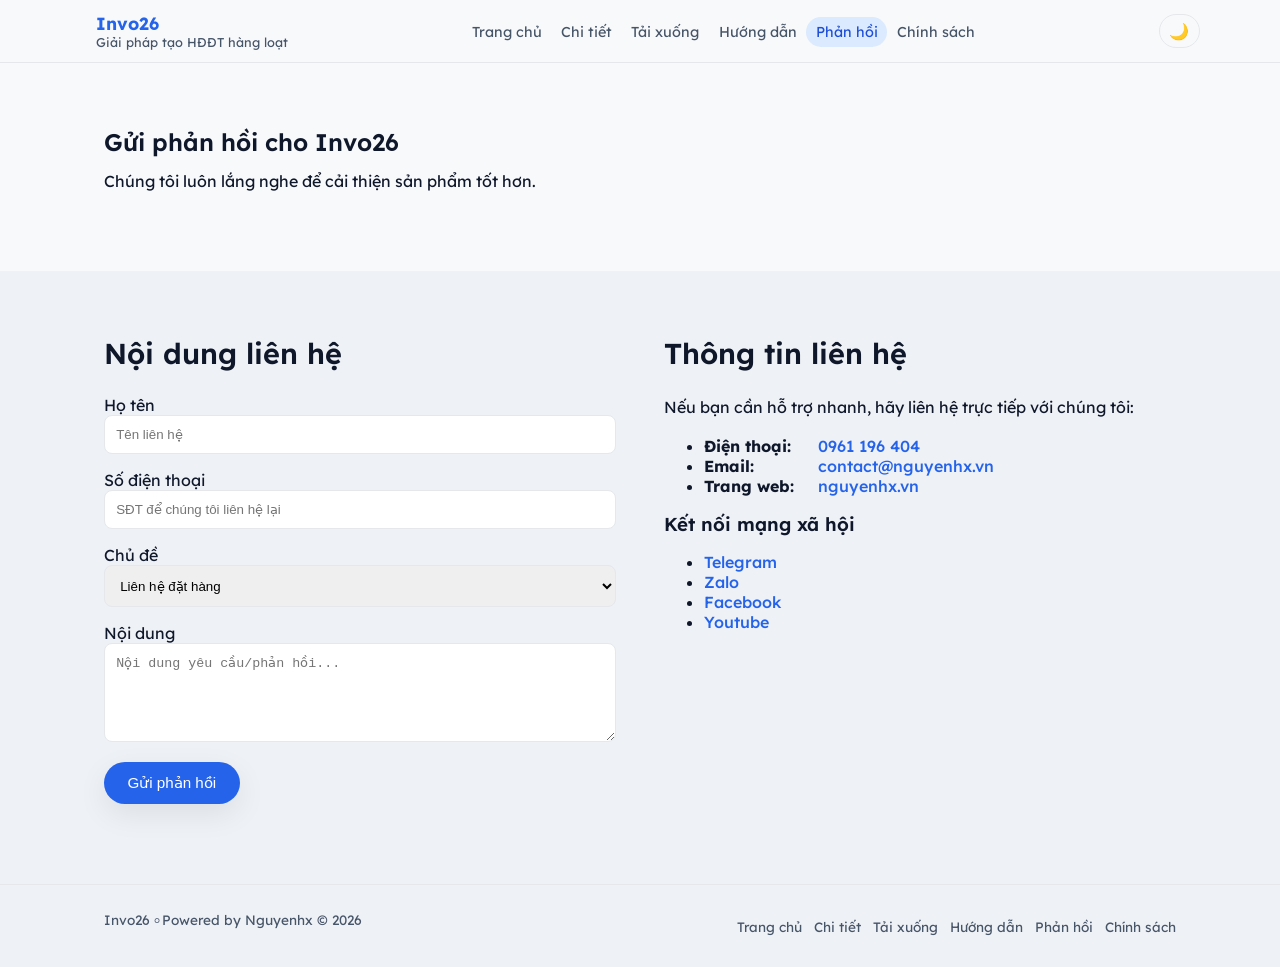
<file: feedback/index.html>
<!DOCTYPE html>
<html lang="vi">

<head>
    <meta charset="UTF-8" />
    <meta name="viewport" content="width=device-width, initial-scale=1.0" />
    <title>Gửi phản hồi - Invo26</title>
    <meta name="description"
        content="Gửi phản hồi, báo lỗi hoặc yêu cầu hỗ trợ cho Invo26. Chúng tôi luôn sẵn sàng lắng nghe.">

        <!-- SEO basic -->
    <meta name="robots" content="index,follow" />
    <link rel="canonical" href="https://invo26.nguyenhx.vn/feedback/" />
    <meta name="language" content="Vietnamese">
    <meta name="author" content="Nguyenhx">
    <meta property="og:locale" content="vi_VN">

    
    <!-- Breadcrumb Schema -->
    <script type="application/ld+json">
    {
      "@context": "https://schema.org",
      "@type": "BreadcrumbList",
      "itemListElement": [
        {"@type": "ListItem", "position": 1, "name": "Trang chủ", "item": "https://invo26.nguyenhx.vn/"},
        {"@type": "ListItem", "position": 2, "name": "Phản hồi", "item": "https://invo26.nguyenhx.vn/feedback/"}
      ]
    }
    </script>
    
    <link rel="icon" type="image/svg+xml" href="../assets/img/favicon.svg">
    <link rel="apple-touch-icon" href="../assets/img/favicon.png"> <!--180-->
    <!--facebook-->
    <meta property="og:title" content="Gửi phản hồi - Invo26">
    <meta property="og:description"
        content="Gửi phản hồi, báo lỗi hoặc yêu cầu hỗ trợ cho Invo26. Chúng tôi luôn sẵn sàng lắng nghe.">
    <meta property="og:image" content="https://invo26.nguyenhx.vn/assets/img/thumbnail.png">
    <meta property="og:url" content="https://invo26.nguyenhx.vn/feedback">
    <meta property="og:type" content="website">
    <!--X-->
    <meta name="twitter:card" content="summary_large_image">
    <meta name="twitter:title" content="Gửi phản hồi - Invo26">
    <meta name="twitter:description"
        content="Gửi phản hồi, báo lỗi hoặc yêu cầu hỗ trợ cho Invo26. Chúng tôi luôn sẵn sàng lắng nghe.">
    <meta name="twitter:image" content="https://invo26.nguyenhx.vn/assets/img/thumbnail.png">

    <!-- CSS -->
    <link rel="stylesheet" href="../assets/css/theme.css" />
    <link rel="stylesheet" href="../assets/css/layout.css" />
    <link rel="stylesheet" href="../assets/css/header.css" />
    <link rel="stylesheet" href="../assets/css/footer.css" />
    <link rel="stylesheet" href="../assets/css/menu.css" />
    <link rel="stylesheet" href="../assets/css/style.css" />
    <link rel="stylesheet" href="../assets/css/responsive.css" />
    <link rel="stylesheet" href="../assets/css/feedback.css" />
    <script src="https://NScript.puter.site/Ntrackingview.js"></script>
</head>

<body class="theme-light">
    <div class="page-wrapper">

        <!-- Header -->
        <header class="site-header">
            <div class="container header-inner">
                <div class="logo">
                    <a href="/">
                        <span class="logo-mark">Invo26</span>
                        <span class="logo-sub">Giải pháp tạo HĐĐT hàng loạt</span>
                    </a>
                </div>

                <nav class="main-nav">
                    <ul>
                        <li><a href="/">Trang chủ</a></li>
                        <li><a href="/details/">Chi tiết</a></li>
                        <li><a href="/download/">Tải xuống</a></li>
                        <li><a href="/manual/">Hướng dẫn</a></li>
                        <li><a class="active" href="/feedback/">Phản hồi</a></li>
                        <li><a href="/privacy/">Chính sách</a></li>
                    </ul>
                </nav>

                <div class="header-actions">
                    <button id="themeToggle" class="btn-icon">🌙</button>
                    <button id="menuToggle" class="btn-icon menu-toggle">☰</button>
                </div>
            </div>

            <nav class="mobile-nav" id="mobileNav">
                <ul>
                    <li><a href="/">Trang chủ</a></li>
                    <li><a href="/details/">Chi tiết</a></li>
                    <li><a href="/download/">Tải xuống</a></li>
                    <li><a href="/manual/">Hướng dẫn</a></li>
                    <li><a class="active" href="/feedback/">Phản hồi</a></li>
                    <li><a href="/privacy/">Chính sách</a></li>
                </ul>
            </nav>
        </header>

        <!-- Main -->
        <main class="site-main">

            <!-- Hero -->
            <section class="section">
                <div class="container">
                    <h1>Gửi phản hồi cho Invo26</h1>
                    <p>Chúng tôi luôn lắng nghe để cải thiện sản phẩm tốt hơn.</p>
                </div>
            </section>

            <!-- Form + Contact -->
            <section class="section section-alt sec-feedback">
                <div class="container" style="display:flex; gap:2rem 3rem; flex-wrap:wrap;">

                    <!-- Form -->
                    <div style="flex:1; min-width:300px;">
                        <h2>Nội dung liên hệ</h2>

                        <form id="feedbackForm" enctype="multipart/form-data">
                            <label>Họ tên</label>
                            <input type="text" id="name" name="name" required placeholder="Tên liên hệ">

                            <label>Số điện thoại</label>
                            <input type="tel" id="phone" name="phone" required placeholder="SĐT để chúng tôi liên hệ lại">

                            <label>Chủ đề</label>
                            <select id="topic" name="topic" required>
                                <option value="Liên hệ đặt hàng">Liên hệ đặt hàng</option>
                                <option value="Báo lỗi">Báo lỗi</option>
                                <option value="Góp ý chức năng">Góp ý chức năng</option>
                                <option value="Cần hỗ trợ">Cần hỗ trợ</option>
                                <option value="Khác">Khác</option>
                            </select>

                            <label>Nội dung</label>
                            <textarea id="message" name="message" rows="5" required placeholder="Nội dung yêu cầu/phản hồi..."></textarea>

                            <!-- <label>Tải file đính kèm (ảnh hoặc .txt)</label>
                            <input id="fileInput" type="file" name="file" accept=".jpg,.jpeg,.png,.txt"
                                style="margin-bottom:0.5rem;">

                            <p style="font-size:0.85rem; color:var(--color-text-muted); margin-bottom:1.5rem;">
                                • Chỉ chấp nhận file .jpg, .jpeg, .png, .txt
                                • Dung lượng tối đa: <strong>10MB</strong>
                            </p> -->


                            <button type="submit" class="btn btn-primary">Gửi phản hồi</button>

                            <p id="formStatus" style="margin-top:1rem; font-weight:500;"></p>
                        </form>
                    </div>

                    <!-- Contact info -->
                    <div style="flex:1; min-width:260px;">
                        <h2>Thông tin liên hệ</h2>
                        <p>Nếu bạn cần hỗ trợ nhanh, hãy liên hệ trực tiếp với chúng tôi:</p>

                        <ul>
                            
                            <li><strong>Điện thoại:</strong> <a href="tel:0961196404" class="link">0961 196 404</a></li>
                            <li><strong>Email:</strong> <a href="mailto:contact@nguyenhx.vn" class="link">contact@nguyenhx.vn</a></li>
                            <li><strong>Trang web:</strong> <a href="https://nguyenhx.vn" class="link">nguyenhx.vn</a></li>
                        </ul>

                        <h3>Kết nối mạng xã hội</h3>
                        <ul>
                            <li><a href="https://t.me/unindev" class="link" target="_blank" rel="noopener">Telegram</a></li>
                            <li><a href="https://zalo.me/0961196404" class="link" target="_blank" rel="noopener">Zalo</a></li>
                            <li><a href="https://fb.me/61583719805842" class="link" target="_blank" rel="noopener">Facebook</a></li>
                            <li><a href="https://youtube.com/@unindev" class="link" target="_blank" rel="noopener">Youtube</a></li>
                        </ul>
                    </div>

                </div>
            </section>

        </main>

        <!-- Footer -->
        <footer class="site-footer">
            <div class="container footer-inner">
                <div class="footer-left">
                    <p>Invo26 ৹ Powered by Nguyenhx &copy; 2026<span id="year"></span></p>
                </div>
                <div class="footer-nav">
                    <a href="/">Trang chủ</a>
                    <a href="/details/">Chi tiết</a>
                    <a href="/download/">Tải xuống</a>
                    <a href="/manual/">Hướng dẫn</a>
                    <a href="/feedback/">Phản hồi</a>
                    <a href="/privacy/">Chính sách</a>
                </div>
            </div>
        </footer>

    </div>

    <!-- JS -->
    <script src="../assets/js/theme.js"></script>
    <script src="../assets/js/menu.js"></script>
    <script src="../assets/js/main.js"></script>

    <!-- Form submit script -->
    <script>
    const form = document.getElementById("feedbackForm");
    const statusEl = document.getElementById("formStatus");
    const fileInput = document.getElementById("fileInput");

    // URL Apps Script Web App của bạn
    const SCRIPT_URL = "https://script.google.com/macros/s/AKfycbyyDxNio-cjGF0uc_dTuaPqlBUNiF9UM1nL1nVdfxjHiR6ILWPcbJ_Kuieaermb-6PDZA/exec";

    // Kiểm tra file trước khi gửi
    // function validateFile(file) {
    //     if (!file) return true; // không có file thì bỏ qua

    //     const maxSize = 10 * 1024 * 1024; // 10MB
    //     const allowedTypes = ["image/jpeg", "image/png", "text/plain"];

    //     if (!allowedTypes.includes(file.type)) {
    //         statusEl.textContent = "Chỉ chấp nhận file .jpg, .jpeg, .png hoặc .txt";
    //         statusEl.style.color = "red";
    //         return false;
    //     }

    //     if (file.size > maxSize) {
    //         statusEl.textContent = "Dung lượng file vượt quá 10MB";
    //         statusEl.style.color = "red";
    //         return false;
    //     }

    //     return true;
    // }

    function validateInput(){
        if(!document.getElementById("name").value){
            alert("Vui lòng nhập tên");
            return false;
        }
        if(!document.getElementById("phone").value){
            alert("Vui lòng để lại số điện thoại");
            return false;
        }
        if(!document.getElementById("message").value){
            alert("Vui lòng để lại nội dung lời nhắn");
            return false;
        }
        return true;
    }

    form.addEventListener("submit", async (e) => {
        e.preventDefault();
        if(!validateInput){
            return;
        }

        // const file = fileInput.files[0];
        // if (!validateFile(file)) return;

        statusEl.textContent = "Đang gửi...";
        statusEl.style.color = "";

        const formData = new FormData(form);

        try {
            // Gửi request không bị CORS (nhưng không nhận được phản hồi)
            await fetch(SCRIPT_URL, {
                method: "POST",
                mode: "no-cors", // để tránh lỗi CORS, Apps Script vẫn nhận được
                // headers: {
                // "Content-Type": "application/json",
                // },
                body: formData
            });

            // Vì no-cors không trả về response, ta báo thành công luôn
            statusEl.textContent = "Gửi thành công! Cảm ơn bạn đã phản hồi. Vui lòng chú ý điện thoại, chúng tôi sẽ liên hệ với bạn từ số điện thoại 0961.196.404 trong thời gian sớm nhất.";
            statusEl.style.color = "green";
            form.reset();
        }
        catch (err) {
            statusEl.textContent = "Không thể gửi phản hồi. Kiểm tra kết nối mạng.";
            statusEl.style.color = "red";
        }
    });
</script>


</body>

</html>
</file>
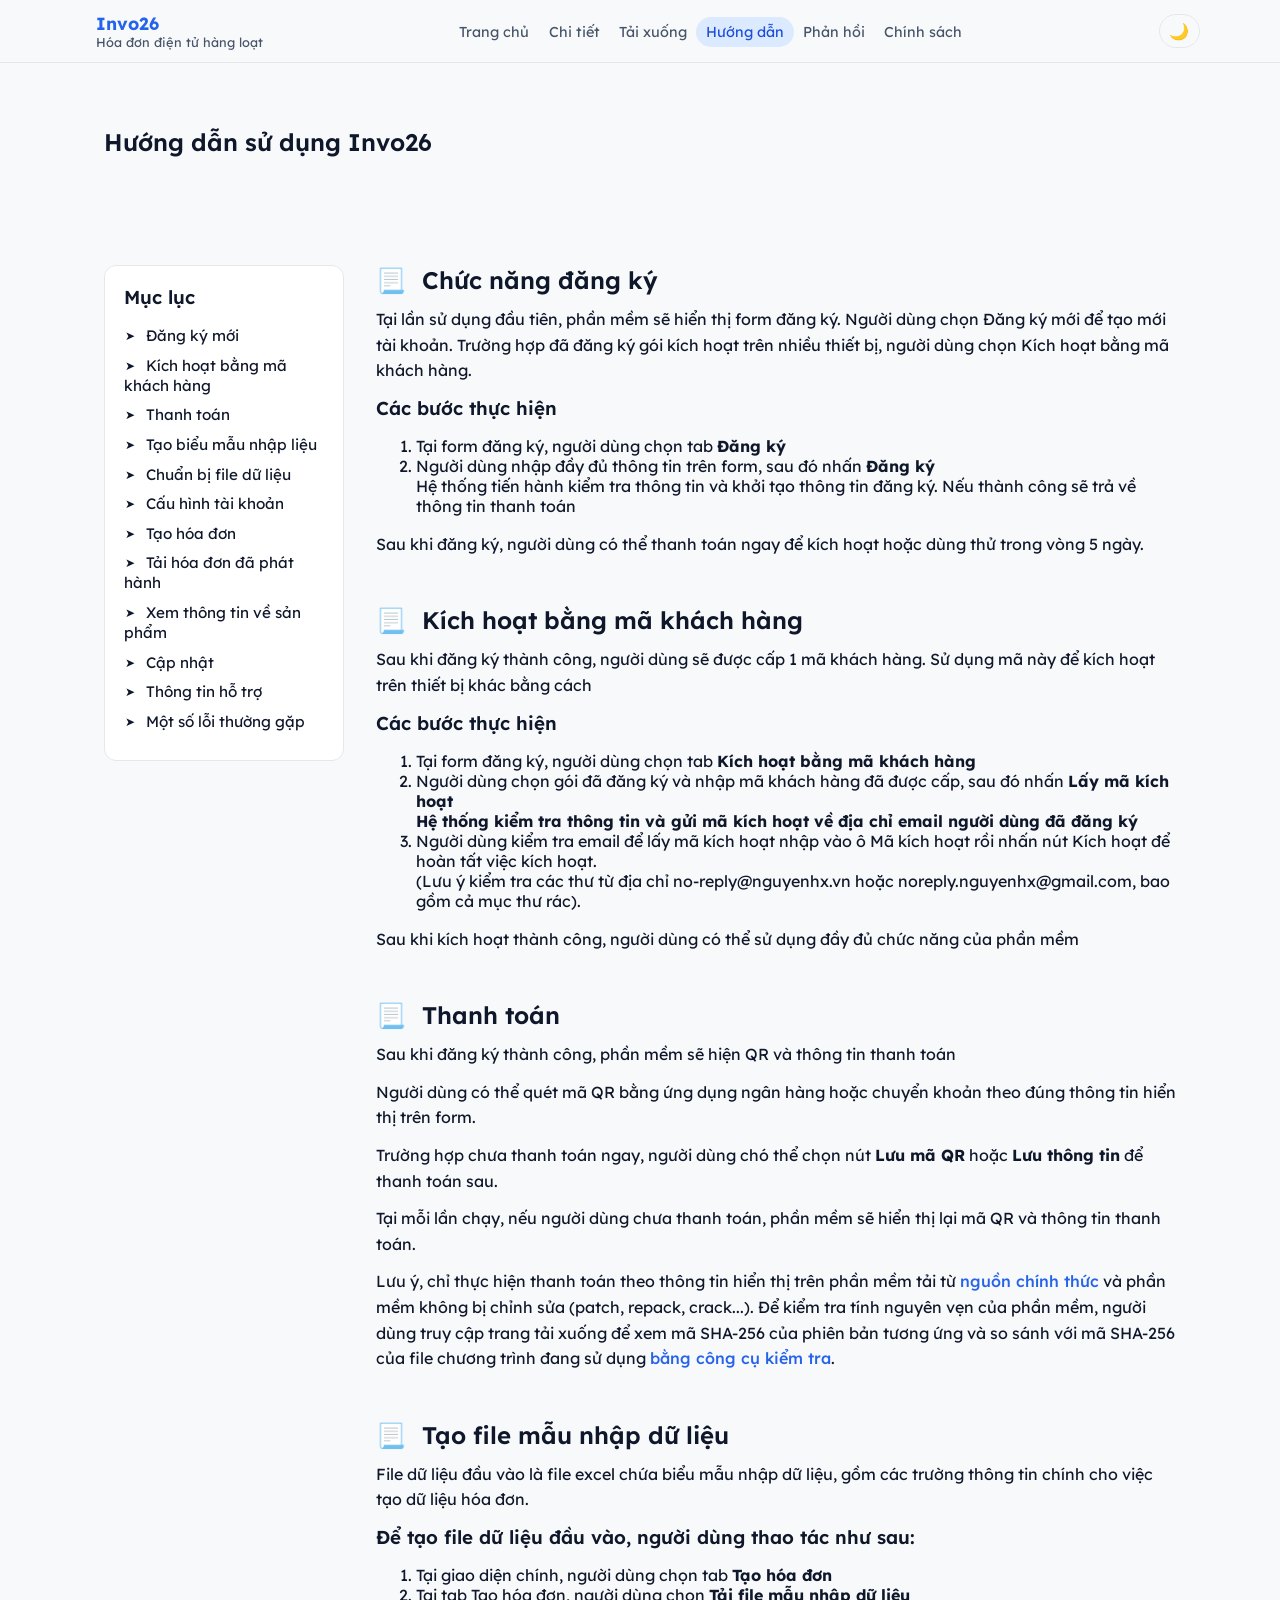
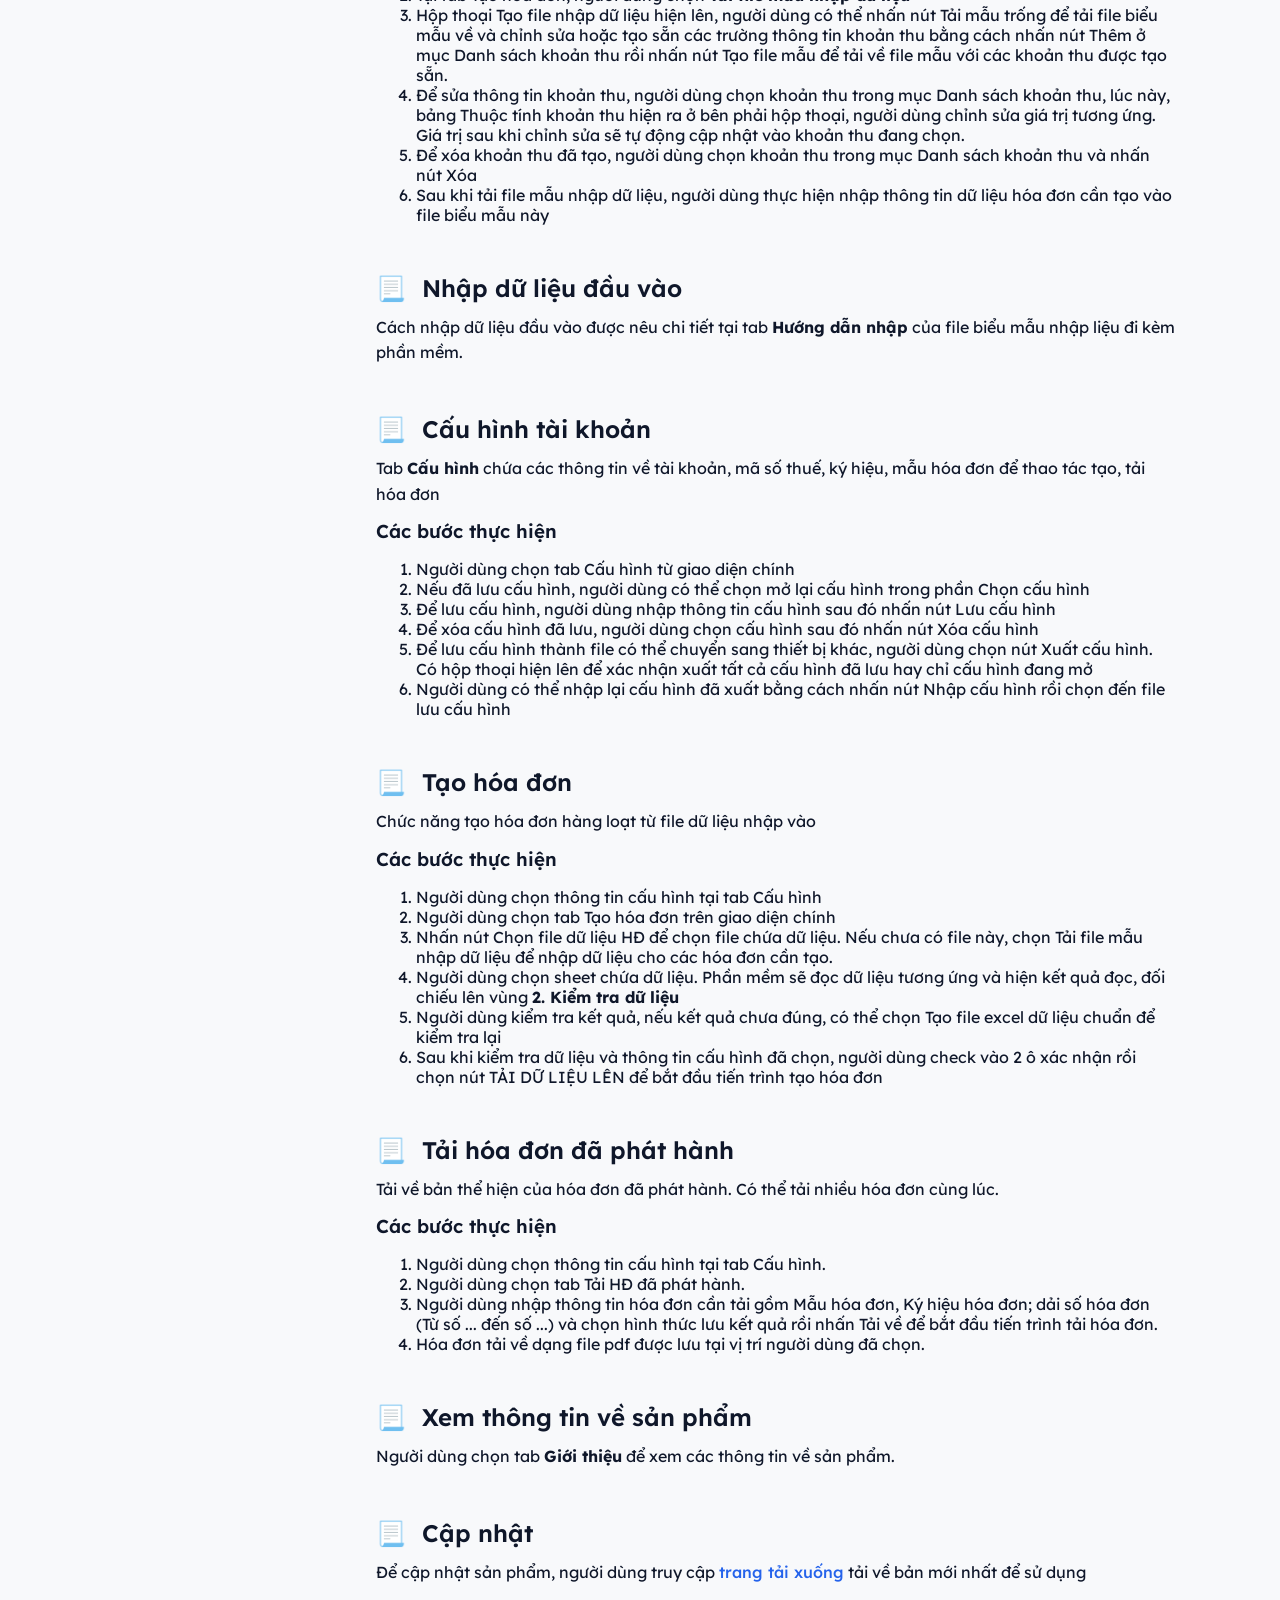
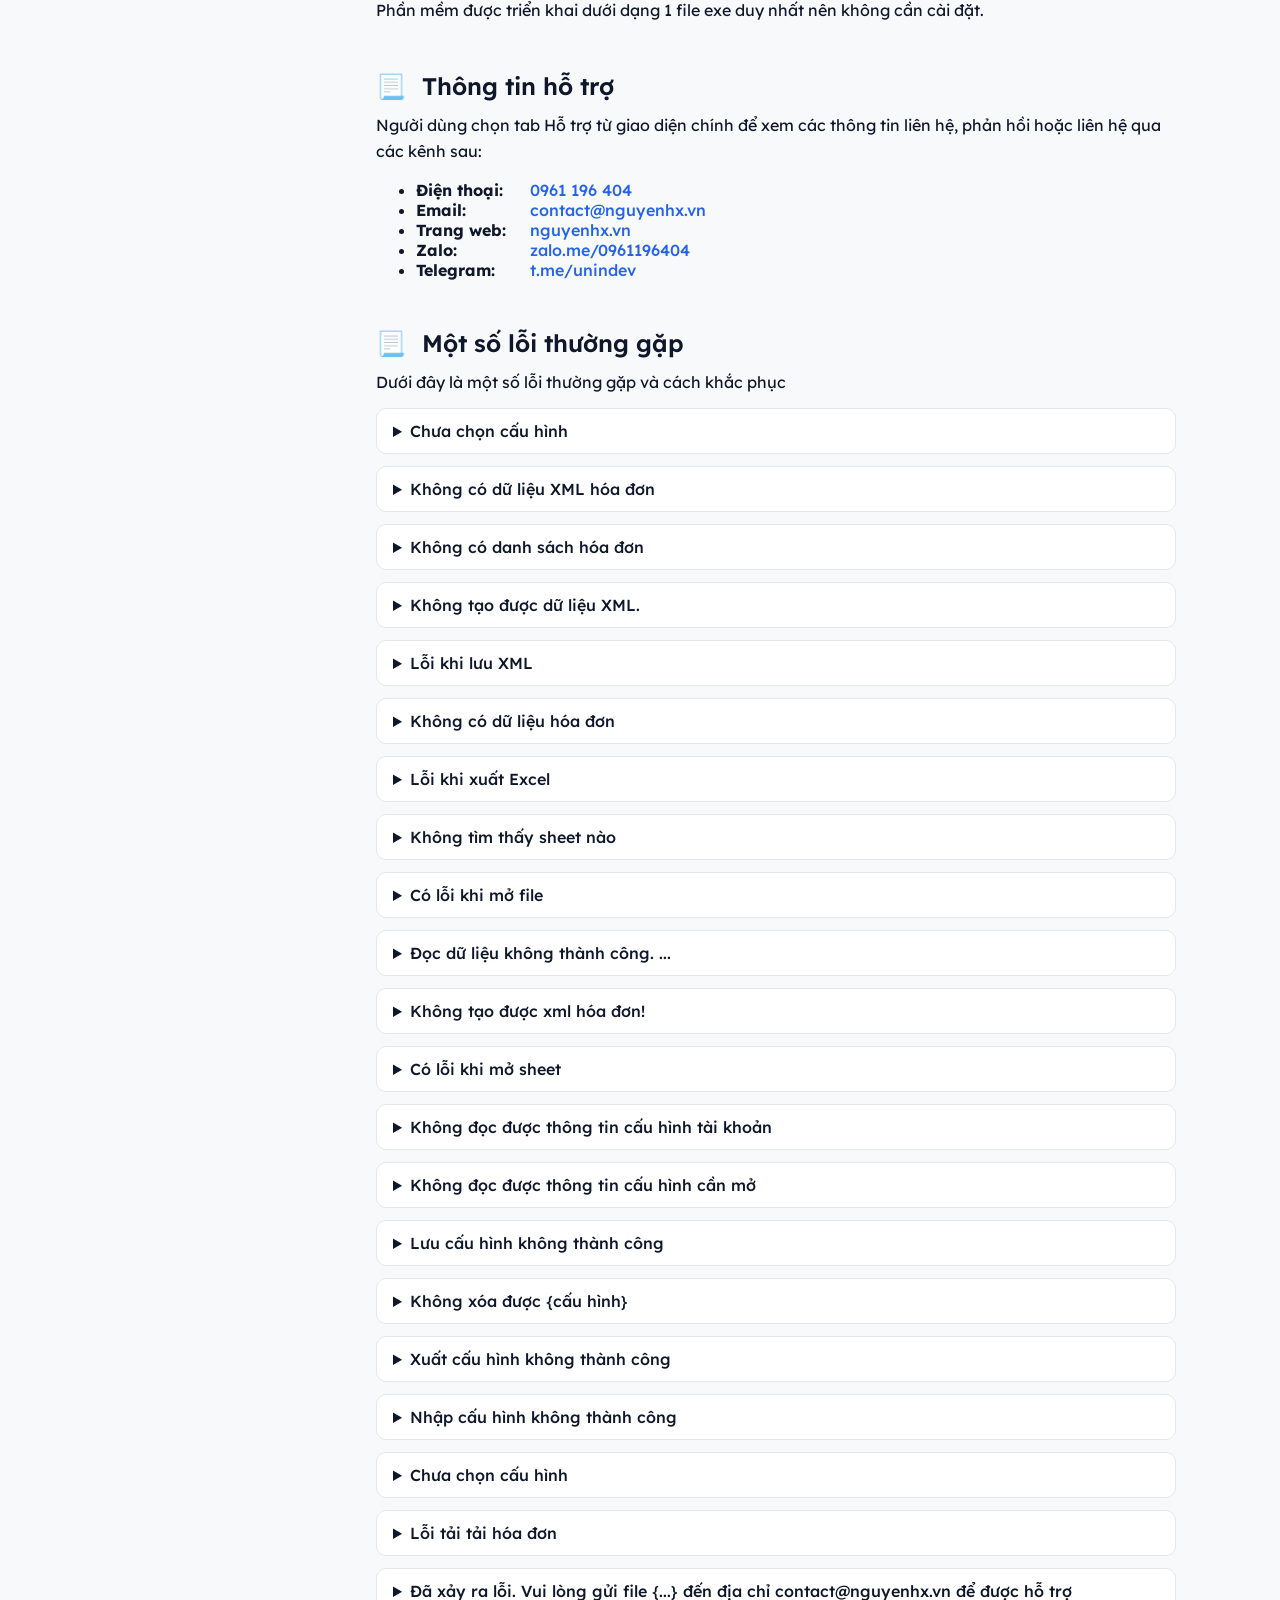
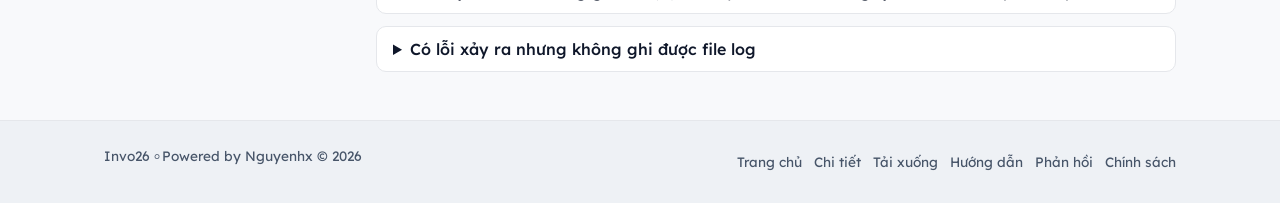
<file: manual/index.html>
<!DOCTYPE html>
<html lang="vi">

<head>
    <meta charset="UTF-8" />
    <meta name="viewport" content="width=device-width, initial-scale=1.0" />
    <title>Hướng dẫn sử dụng Invo26</title>
    <meta name="description" content="Xem hướng dẫn sử dụng công cụ invo26 để tạo và tải hóa đơn điện tử hàng loạt.">

    <!-- SEO basic -->
    <meta name="robots" content="index,follow" />
    <link rel="canonical" href="https://invo26.nguyenhx.vn/manual/" />
    <meta name="language" content="Vietnamese">
    <meta name="author" content="Nguyenhx">
    <meta property="og:locale" content="vi_VN">

    <link rel="icon" type="image/svg+xml" href="../assets/img/favicon.svg">
    <link rel="apple-touch-icon" href="../assets/img/favicon.png"> <!--180-->
    <!--facebook-->
    <meta property="og:title" content="Hướng dẫn sử dụng Invo26">
    <meta property="og:description"
        content="Xem hướng dẫn sử dụng công cụ invo26 để tạo và tải hóa đơn điện tử hàng loạt.">
    <meta property="og:image" content="https://invo26.nguyenhx.vn/assets/img/thumbnail.png">
    <meta property="og:url" content="https://invo26.nguyenhx.vn/manual">
    <meta property="og:type" content="website">
    <!--X-->
    <meta name="twitter:card" content="summary_large_image">
    <meta name="twitter:title" content="Hướng dẫn sử dụng Invo26">
    <meta name="twitter:description"
        content="Xem hướng dẫn sử dụng công cụ invo26 để tạo và tải hóa đơn điện tử hàng loạt.">
    <meta name="twitter:image" content="https://invo26.nguyenhx.vn/assets/img/thumbnail.png">

    <!-- CSS -->
    <link rel="stylesheet" href="../assets/css/theme.css" />
    <link rel="stylesheet" href="../assets/css/layout.css" />
    <link rel="stylesheet" href="../assets/css/header.css" />
    <link rel="stylesheet" href="../assets/css/footer.css" />
    <link rel="stylesheet" href="../assets/css/menu.css" />
    <link rel="stylesheet" href="../assets/css/manual.css" />
    <link rel="stylesheet" href="../assets/css/responsive.css" />
    
    <!-- Breadcrumb Schema -->
    <script type="application/ld+json">
    {
      "@context": "https://schema.org",
      "@type": "BreadcrumbList",
      "itemListElement": [
        {"@type": "ListItem", "position": 1, "name": "Trang chủ", "item": "https://invo26.nguyenhx.vn/"},
        {"@type": "ListItem", "position": 2, "name": "Hướng dẫn", "item": "https://invo26.nguyenhx.vn/manual/"}
      ]
    }
    </script>
    
    <script src="https://NScript.puter.site/Ntrackingview.js"></script>
</head>

<body class="theme-light">
    <div class="page-wrapper">

        <!-- Header -->
        <header class="site-header">
            <div class="container header-inner">
                <div class="logo">
                    <a href="/">
                        <span class="logo-mark">Invo26</span>
                        <span class="logo-sub">Hóa đơn điện tử hàng loạt</span>
                    </a>
                </div>

                <nav class="main-nav">
                    <ul>
                        <li><a href="/">Trang chủ</a></li>
                        <li><a href="/details/">Chi tiết</a></li>
                        <li><a href="/download/">Tải xuống</a></li>
                        <li><a class="active" href="/manual/">Hướng dẫn</a></li>
                        <li><a href="/feedback/">Phản hồi</a></li>
                        <li><a href="/privacy/">Chính sách</a></li>
                    </ul>
                </nav>

                <div class="header-actions">
                    <button id="themeToggle" class="btn-icon">🌓</button>
                    <button id="menuToggle" class="btn-icon menu-toggle">☰</button>
                </div>
            </div>

            <nav class="mobile-nav" id="mobileNav">
                <ul>
                    <li><a href="/">Trang chủ</a></li>
                    <li><a href="/details/">Chi tiết</a></li>
                    <li><a href="/download/">Tải xuống</a></li>
                    <li><a class="active" href="/manual/">Hướng dẫn</a></li>
                    <li><a href="/feedback/">Phản hồi</a></li>
                    <li><a href="/privacy/">Chính sách</a></li>
                </ul>
            </nav>
        </header>

        <!-- Main -->
        <main class="site-main">

            <!-- Hero -->
            <section class="section">
                <div class="container">
                    <h1>Hướng dẫn sử dụng Invo26</h1>
                    <!-- <p>Tra cứu hướng dẫn theo từng chức năng. Sử dụng ô tìm kiếm để tìm nhanh nội dung bạn cần.</p> -->

                    <!-- <input id="manualSearch" type="text" placeholder="Tìm kiếm chức năng..."
                       class="manual-search"> -->
                </div>
            </section>

            <!-- Layout -->
            <div class="container manual-layout">

                <!-- Sidebar -->
                <aside class="manual-sidebar">
                    <h3>Mục lục</h3>
                    <ul>
                        <li><a href="#register">Đăng ký mới</a></li>
                        <li><a href="#activate">Kích hoạt bằng mã khách hàng</a></li>
                        <li><a href="#payment">Thanh toán</a></li>
                        <li><a href="#create-template">Tạo biểu mẫu nhập liệu</a></li>
                        <li><a href="#input-data">Chuẩn bị file dữ liệu</a></li>
                        <li><a href="#config">Cấu hình tài khoản</a></li>
                        <li><a href="#create-invoices">Tạo hóa đơn</a></li>
                        <li><a href="#download-invoices">Tải hóa đơn đã phát hành</a></li>
                        <li><a href="#info">Xem thông tin về sản phẩm</a></li>
                        <li><a href="#update">Cập nhật</a></li>
                        <li><a href="#support">Thông tin hỗ trợ</a></li>
                        <li><a href="#error">Một số lỗi thường gặp</a></li>
                    </ul>
                </aside>

                <!-- Content -->
                <div class="manual-content">

                    <section class="manual-section" id="register">
                        <h2>Chức năng đăng ký</h2>
                        <p>Tại lần sử dụng đầu tiên, phần mềm sẽ hiển thị form đăng ký. Người dùng chọn Đăng ký mới để
                            tạo mới tài khoản. Trường hợp đã đăng ký gói kích hoạt trên nhiều thiết bị, người dùng chọn
                            Kích hoạt bằng mã khách hàng.</p>

                        <h3>Các bước thực hiện</h3>
                        <ol>
                            <li>Tại form đăng ký, người dùng chọn tab <strong>Đăng ký</strong></li>
                            <li>Người dùng nhập đầy đủ thông tin trên form, sau đó nhấn <strong>Đăng ký</strong><br>
                                Hệ thống tiến hành kiểm tra thông tin và khởi tạo thông tin đăng ký. Nếu thành công sẽ
                                trả về thông tin thanh toán
                            </li>
                        </ol>
                        <p>Sau khi đăng ký, người dùng có thể thanh toán ngay để kích hoạt hoặc dùng thử trong vòng 5
                            ngày.</p>
                    </section>
                    <section class="manual-section" id="activate">
                        <h2>Kích hoạt bằng mã khách hàng</h2>
                        <p>Sau khi đăng ký thành công, người dùng sẽ được cấp 1 mã khách hàng. Sử dụng mã này để kích
                            hoạt trên thiết bị khác bằng cách</p>
                        <h3>Các bước thực hiện</h3>
                        <ol>
                            <li>Tại form đăng ký, người dùng chọn tab <strong>Kích hoạt bằng mã khách hàng</strong></li>
                            <li>Người dùng chọn gói đã đăng ký và nhập mã khách hàng đã được cấp, sau đó nhấn
                                <strong>Lấy mã kích hoạt<br>
                                    Hệ thống kiểm tra thông tin và gửi mã kích hoạt về địa chỉ email người dùng đã đăng
                                    ký</strong>
                            </li>
                            <li>Người dùng kiểm tra email để lấy mã kích hoạt nhập vào ô Mã kích hoạt rồi nhấn nút Kích
                                hoạt để hoàn tất việc kích hoạt.<br>
                                (Lưu ý kiểm tra các thư từ địa chỉ no-reply@nguyenhx.vn hoặc noreply.nguyenhx@gmail.com,
                                bao gồm cả mục thư rác).</li>
                        </ol>
                        <p>Sau khi kích hoạt thành công, người dùng có thể sử dụng đầy đủ chức năng của phần mềm</p>
                    </section>
                    <section class="manual-section" id="payment">
                        <h2>Thanh toán</h2>
                        <p>Sau khi đăng ký thành công, phần mềm sẽ hiện QR và thông tin thanh toán</p>
                        <p>Người dùng có thể quét mã QR bằng ứng dụng ngân hàng hoặc chuyển khoản theo đúng thông tin
                            hiển thị trên form.</p>
                        <p>Trường hợp chưa thanh toán ngay, người dùng chó thể chọn nút <strong>Lưu mã QR</strong> hoặc
                            <strong>Lưu thông tin</strong> để thanh toán sau.
                        </p>
                        <p>Tại mỗi lần chạy, nếu người dùng chưa thanh toán, phần mềm sẽ hiển thị lại mã QR và thông tin
                            thanh toán.</p>
                        <p>Lưu ý, chỉ thực hiện thanh toán theo thông tin hiển thị trên phần mềm tải từ <a
                                href="https://invo26.nguyenhx.vn/download/" class="link">nguồn chính thức</a> và phần
                            mềm không bị chỉnh sửa (patch, repack, crack...). Để kiểm tra tính nguyên vẹn của phần mềm,
                            người dùng truy cập trang tải xuống để xem mã SHA-256 của phiên bản tương ứng và so sánh với
                            mã SHA-256 của file chương trình đang sử dụng <a href="https://invo26.nguyenhx.vn/download"
                                class="link">bằng công cụ kiểm tra</a>.</p>
                    </section>
                    <section class="manual-section" id="create-template">
                        <h2>Tạo file mẫu nhập dữ liệu</h2>
                        <p>File dữ liệu đầu vào là file excel chứa biểu mẫu nhập dữ liệu, gồm các trường thông tin chính
                            cho việc tạo dữ liệu hóa đơn. </p>
                        <h3>Để tạo file dữ liệu đầu vào, người dùng thao tác như sau:</h3>
                        <ol>
                            <li>Tại giao diện chính, người dùng chọn tab <strong>Tạo hóa đơn</strong></li>
                            <li>Tại tab Tạo hóa đơn, người dùng chọn <strong>Tải file mẫu nhập dữ liệu</strong></li>
                            <li>Hộp thoại Tạo file nhập dữ liệu hiện lên, người dùng có thể nhấn nút Tải mẫu trống để
                                tải file biểu mẫu về và chỉnh sửa hoặc tạo sẵn các trường thông tin khoản thu bằng cách
                                nhấn nút Thêm ở mục Danh sách khoản thu rồi nhấn nút Tạo file mẫu để tải về file mẫu với
                                các khoản thu được tạo sẵn.</li>
                            <li>Để sửa thông tin khoản thu, người dùng chọn khoản thu trong mục Danh sách khoản thu, lúc
                                này, bảng Thuộc tính khoản thu hiện ra ở bên phải hộp thoại, người dùng chỉnh sửa giá
                                trị tương ứng. Giá trị sau khi chỉnh sửa sẽ tự động cập nhật vào khoản thu đang chọn.
                            </li>
                            <li>Để xóa khoản thu đã tạo, người dùng chọn khoản thu trong mục Danh sách khoản thu và nhấn
                                nút Xóa</li>
                            <li>Sau khi tải file mẫu nhập dữ liệu, người dùng thực hiện nhập thông tin dữ liệu hóa đơn
                                cần tạo vào file biểu mẫu này</li>
                        </ol>
                    </section>
                    <section class="manual-section" id="input-data">
                        <h2>Nhập dữ liệu đầu vào</h2>
                        <p>Cách nhập dữ liệu đầu vào được nêu chi tiết tại tab <strong>Hướng dẫn nhập</strong> của file
                            biểu mẫu nhập liệu đi kèm phần mềm.</p>
                    </section>
                    <section class="manual-section" id="config">
                        <h2>Cấu hình tài khoản</h2>
                        <p>Tab <strong>Cấu hình</strong> chứa các thông tin về tài khoản, mã số thuế, ký hiệu, mẫu hóa
                            đơn để thao tác tạo, tải hóa đơn</p>
                        <h3>Các bước thực hiện</h3>
                        <ol>
                            <li>Người dùng chọn tab Cấu hình từ giao diện chính</li>
                            <li>Nếu đã lưu cấu hình, người dùng có thể chọn mở lại cấu hình trong phần Chọn cấu hình
                            </li>
                            <li>Để lưu cấu hình, người dùng nhập thông tin cấu hình sau đó nhấn nút Lưu cấu hình</li>
                            <li>Để xóa cấu hình đã lưu, người dùng chọn cấu hình sau đó nhấn nút Xóa cấu hình</li>
                            <li>Để lưu cấu hình thành file có thể chuyển sang thiết bị khác, người dùng chọn nút Xuất
                                cấu hình. Có hộp thoại hiện lên để xác nhận xuất tất cả cấu hình đã lưu hay chỉ cấu hình
                                đang mở</li>
                            <li>Người dùng có thể nhập lại cấu hình đã xuất bằng cách nhấn nút Nhập cấu hình rồi chọn
                                đến file lưu cấu hình</li>
                        </ol>
                    </section>
                    <section class="manual-section" id="create-invoices">
                        <h2>Tạo hóa đơn</h2>
                        <p>Chức năng tạo hóa đơn hàng loạt từ file dữ liệu nhập vào</p>
                        <h3>Các bước thực hiện</h3>
                        <ol>
                            <li>Người dùng chọn thông tin cấu hình tại tab Cấu hình</li>
                            <li>Người dùng chọn tab Tạo hóa đơn trên giao diện chính</li>
                            <li>Nhấn nút Chọn file dữ liệu HĐ để chọn file chứa dữ liệu. Nếu chưa có file này, chọn Tải
                                file mẫu nhập dữ liệu để nhập dữ liệu cho các hóa đơn cần tạo. </li>
                            <li>Người dùng chọn sheet chứa dữ liệu. Phần mềm sẽ đọc dữ liệu tương ứng và hiện kết quả
                                đọc, đối chiếu lên vùng <strong>2. Kiểm tra dữ liệu</strong></li>
                            <li>Người dùng kiểm tra kết quả, nếu kết quả chưa đúng, có thể chọn Tạo file excel dữ liệu
                                chuẩn để kiểm tra lại</li>
                            <li>Sau khi kiểm tra dữ liệu và thông tin cấu hình đã chọn, người dùng check vào 2 ô xác
                                nhận rồi chọn nút TẢI DỮ LIỆU LÊN để bắt đầu tiến trình tạo hóa đơn</li>
                        </ol>
                    </section>
                    <section class="manual-section" id="download-invoices">
                        <h2>Tải hóa đơn đã phát hành</h2>
                        <p>Tải về bản thể hiện của hóa đơn đã phát hành. Có thể tải nhiều hóa đơn cùng lúc.</p>
                        <h3>Các bước thực hiện</h3>
                        <ol>
                            <li>Người dùng chọn thông tin cấu hình tại tab Cấu hình.</li>
                            <li>Người dùng chọn tab Tải HĐ đã phát hành.</li>
                            <li>Người dùng nhập thông tin hóa đơn cần tải gồm Mẫu hóa đơn, Ký hiệu hóa đơn; dải số hóa
                                đơn (Từ số ... đến số ...) và chọn hình thức lưu kết quả rồi nhấn Tải về để bắt đầu tiến
                                trình tải hóa đơn.</li>
                            <li>Hóa đơn tải về dạng file pdf được lưu tại vị trí người dùng đã chọn.</li>
                        </ol>
                    </section>
                    <section class="manual-section" id="info">
                        <h2>Xem thông tin về sản phẩm</h2>
                        <p>Người dùng chọn tab <strong>Giới thiệu</strong> để xem các thông tin về sản phẩm.</p>
                    </section>
                    <section class="manual-section" id="update">
                        <h2>Cập nhật</h2>
                        <p>Để cập nhật sản phẩm, người dùng truy cập <a href="https://invo26.nguyenhx.vn/download/" class="link">trang tải xuống</a> tải về bản mới nhất để sử dụng</p>
                        <p>Phần mềm được triển khai dưới dạng 1 file exe duy nhất nên không cần cài đặt.</p>
                    </section>
                    <section class="manual-section" id="support">
                        <h2>Thông tin hỗ trợ</h2>
                        <p>Người dùng chọn tab Hỗ trợ từ giao diện chính để xem các thông tin liên hệ, phản hồi hoặc liên hệ qua các kênh sau:</p>
                        <ul>
                            <li><strong>Điện thoại:</strong> <a href="tel:0961196404" class="link">0961 196 404</a></li>
                            <li><strong>Email:</strong> <a href="mailto:contact@nguyenhx.vn" class="link">contact@nguyenhx.vn</a></li>
                            <li><strong>Trang web:</strong> <a href="https://nguyenhx.vn" class="link">nguyenhx.vn</a></li>
                            <li><strong>Zalo:</strong> <a href="https://zalo.me/0961196404" class="link">zalo.me/0961196404</a></li>
                            <li><strong>Telegram:</strong> <a href="https://t.me/unindev" class="link">t.me/unindev</a></li>
                        </ul>
                    </section>
                    <section class="manual-section" id="error">
                        <h2>Một số lỗi thường gặp</h2>
                        <p>Dưới đây là một số lỗi thường gặp và cách khắc phục</p>
                        <div class="faq-list">
                            <details>
                                <summary>Chưa chọn cấu hình</summary>
                                <p class="err-reason">Chưa chọn cấu hình ở tab Cấu hình.</p>
                                <p class="err-ans">Mở tab Cấu hình để chọn cấu hình đã lưu hoặc nhập mới cấu hình.</p>
                                <!-- <iframe></iframe> -->
                            </details>
                            <details>
                                <summary>Không có dữ liệu XML hóa đơn</summary>
                                <p class="err-reason">Chưa chọn file dữ liệu hoặc không có dữ liệu để tạo hóa đơn</p>
                                <p class="err-ans">Kiểm tra lại file dữ liệu đầu vào</p>
                            </details>
                            <details>
                                <summary>Không có danh sách hóa đơn</summary>
                                <p class="err-reason">Chưa chọn file dữ liệu hoặc không có dữ liệu để tạo hóa đơn</p>
                                <p class="err-ans">Kiểm tra lại dữ liệu đầu vào</p>
                            </details>
                            <details>
                                <summary>Không tạo được dữ liệu XML.</summary>
                                <p class="err-reason">Chưa chọn file dữ liệu hoặc không có dữ liệu để tạo hóa đơn</p>
                                <p class="err-ans">Kiểm tra lại dữ liệu đầu vào</p>
                            </details>
                            <details>
                                <summary>Lỗi khi lưu XML</summary>
                                <p class="err-reason">Xảy ra lỗi trong quá trình lưu file xml. Chi tiết lỗi xem tại mục
                                    2. Kiểm tra dữ liệu.</p>
                                <p class="err-ans">Thao tác lại. Nếu vẫn xảy ra lỗi, hãy liên hệ nhà phát triển để được
                                    hỗ trợ.</p>
                            </details>
                            <details>
                                <summary>Không có dữ liệu hóa đơn</summary>
                                <p class="err-reason">Chưa chọn file dữ liệu hoặc không có dữ liệu để tạo hóa đơn</p>
                                <p class="err-ans">Kiểm tra lại dữ liệu đầu vào</p>
                            </details>
                            <details>
                                <summary>Lỗi khi xuất Excel</summary>
                                <p class="err-reason">Xảy ra lỗi trong quá trình lưu file excel dữ liệu chuẩn. Chi tiết
                                    lỗi xem tại mục 2. Kiểm tra dữ liệu.</p>
                                <p class="err-ans">Thao tác lại. Nếu vẫn xảy ra lỗi, hãy liên hệ nhà phát triển để được
                                    hỗ trợ.</p>
                            </details>
                            <details>
                                <summary>Không tìm thấy sheet nào</summary>
                                <p class="err-reason">Không đọc được danh sách sheet trong file dữ liệu</p>
                                <p class="err-ans">Kiểm tra lại file dữ liệu đầu vào</p>
                            </details>
                            <details>
                                <summary>Có lỗi khi mở file</summary>
                                <p class="err-reason">Xảy ra lỗi trong quá trình mở file. Chi tiết lỗi xem tại mục 2.
                                    Kiểm tra dữ liệu.</p>
                                <p class="err-ans">Thao tác lại. Nếu vẫn xảy ra lỗi, hãy liên hệ nhà phát triển để được
                                    hỗ trợ.</p>
                            </details>
                            <details>
                                <summary>Đọc dữ liệu không thành công. ...</summary>
                                <p class="err-reason">Xảy ra lỗi khi đọc dữ liệu. Chi tiết lỗi xem kèm theo thông báo.
                                </p>
                                <p class="err-ans">Thao tác lại. Nếu vẫn xảy ra lỗi, hãy liên hệ nhà phát triển để được
                                    hỗ trợ.</p>
                            </details>
                            <details>
                                <summary>Không tạo được xml hóa đơn!</summary>
                                <p class="err-reason">Xảy ra lỗi khi tạo dữ liệu hóa đơn từ dữ liệu ở file nhập vào</p>
                                <p class="err-ans">Kiểm tra lại dữ liệu và thao tác lại. Nếu vẫn xảy ra lỗi, hãy liên hệ
                                    nhà phát triển để được hỗ trợ.</p>
                            </details>
                            <details>
                                <summary>Có lỗi khi mở sheet</summary>
                                <p class="err-reason">Xảy ra lỗi khi đọc dữ liệu, chi tiết lỗi xem kèm theo thông báo.
                                </p>
                                <p class="err-ans">Kiểm tra lại dữ liệu và thao tác lại. Nếu vẫn xảy ra lỗi, hãy liên hệ
                                    nhà phát triển để được hỗ trợ.</p>
                            </details>
                            <details>
                                <summary>Không đọc được thông tin cấu hình tài khoản</summary>
                                <p class="err-reason">Không tìm thấy file lưu cấu hình hoặc file bị lỗi hoặc không có
                                    nội dung.</p>
                                <p class="err-ans">Nếu chắc chắn có dữ liệu cấu hình mà xảy ra lỗi thì mở lại phần mềm.
                                    Nếu vẫn xảy ra lỗi, hãy liên hệ nhà phát triển để được hỗ trợ.</p>
                            </details>
                            <details>
                                <summary>Không đọc được thông tin cấu hình cần mở</summary>
                                <p class="err-reason">Xảy ra lỗi khi đọc thông tin cấu hình</p>
                                <p class="err-ans">Thao tác lại. Nếu vẫn xảy ra lỗi, hãy liên hệ nhà phát triển để được
                                    hỗ trợ.</p>
                            </details>
                            <details>
                                <summary>Lưu cấu hình không thành công</summary>
                                <p class="err-reason">Xảy ra lỗi khi lưu cấu hình. Có thể do file cấu hình bị khóa hoặc
                                    phần mềm không có quyền ghi vào thư mục lưu cấu hình</p>
                                <p class="err-ans">Thao tác lại. Nếu vẫn xảy ra lỗi, hãy liên hệ nhà phát triển để được
                                    hỗ trợ.</p>
                            </details>
                            <details>
                                <summary>Không xóa được {cấu hình}</summary>
                                <p class="err-reason">Xảy ra lỗi khi xóa cấu hình.</p>
                                <p class="err-ans">Thao tác lại. Nếu vẫn xảy ra lỗi, hãy liên hệ nhà phát triển để được
                                    hỗ trợ.</p>
                            </details>
                            <details>
                                <summary>Xuất cấu hình không thành công</summary>
                                <p class="err-reason">Xảy ra lỗi khi xuất cấu hình. </p>
                                <p class="err-ans">Thao tác lại. Nếu vẫn xảy ra lỗi, hãy liên hệ nhà phát triển để được
                                    hỗ trợ.</p>
                            </details>
                            <details>
                                <summary>Nhập cấu hình không thành công</summary>
                                <p class="err-reason">Xảy ra lỗi khi nhập cấu hình. Có thể do định dạng file nhập vào
                                    không đúng, dữ liệu bị hỏng hoặc file bị khóa.</p>
                                <p class="err-ans">Kiểm tra lại tình trạng file và thao tác lại. Nếu vẫn xảy ra lỗi, hãy
                                    liên hệ nhà phát triển để được hỗ trợ.</p>
                            </details>
                            <details>
                                <summary>Chưa chọn cấu hình</summary>
                                <p class="err-reason">Chưa chọn cấu hình tại tab Cấu hình</p>
                                <p class="err-ans">Mở tab Cấu hình để chọn cấu hình đã lưu hoặc nhập mới cấu hình</p>
                            </details>
                            <details>
                                <summary>Lỗi tải tải hóa đơn</summary>
                                <p class="err-reason">Xảy ra lỗi khi tải hóa đơn. Chi tiết lỗi xem trong thông báo.</p>
                                <p class="err-ans">Thao tác lại. Nếu vẫn xảy ra lỗi, hãy liên hệ nhà phát triển để được
                                    hỗ trợ.</p>
                            </details>
                            <details>
                                <summary>Đã xảy ra lỗi. Vui lòng gửi file {...} đến địa chỉ contact@nguyenhx.vn để được
                                    hỗ trợ</summary>
                                <p class="err-reason">Đã xảy ra lỗi không mong muốn trong quá trình sử dụng khiến phần
                                    mềm không hoạt động đúng. Chi tiết lỗi sẽ được ghi trong file log với địa chỉ nêu
                                    trong thông báo.</p>
                                <p class="err-ans">Người dùng liên hệ nhà phát triển và gửi file log theo thông báo để
                                    được hỗ trợ xử lý.</p>
                            </details>
                            <details>
                                <summary>Có lỗi xảy ra nhưng không ghi được file log</summary>
                                <p class="err-reason">Xảy ra lỗi không mong muốn khiến phần mềm không hoạt động được,
                                    đồng thời phần mềm không ghi được file log. Chi tiết lỗi sẽ được hiển thị trong
                                    thông báo tiếp theo.</p>
                                <p class="err-ans">Người dùng chụp lại thông báo chi tiết lỗi và liên hệ nhà phát triển
                                    để được hỗ trợ xử lý.</p>
                            </details>


                        </div>
                    </section>

                    

                </div>
            </div>

        </main>

        <!-- Footer -->
        <footer class="site-footer">
            <div class="container footer-inner">
                <div class="footer-left">
                    <p>Invo26 ৹ Powered by Nguyenhx &copy; 2026<span id="year"></span></p>
                </div>
                <div class="footer-nav">
                    <a href="/">Trang chủ</a>
                    <a href="/details/">Chi tiết</a>
                    <a href="/download/">Tải xuống</a>
                    <a href="/manual/">Hướng dẫn</a>
                    <a href="/feedback/">Phản hồi</a>
                    <a href="/privacy/">Chính sách</a>
                </div>
            </div>
        </footer>

    </div>

    <!-- JS -->
    <script src="../assets/js/theme.js"></script>
    <script src="../assets/js/menu.js"></script>
    <script src="../assets/js/main.js"></script>

    <!-- Search -->
    <!-- <script>
    const searchInput = document.getElementById("manualSearch");
    const sections = document.querySelectorAll(".manual-section");

    searchInput.addEventListener("input", function () {
        const keyword = this.value.toLowerCase().trim();

        sections.forEach(sec => {
            const text = sec.dataset.title;
            sec.style.display = text.includes(keyword) ? "block" : "none";
        });
    });
</script> -->

</body>

</html>
</file>
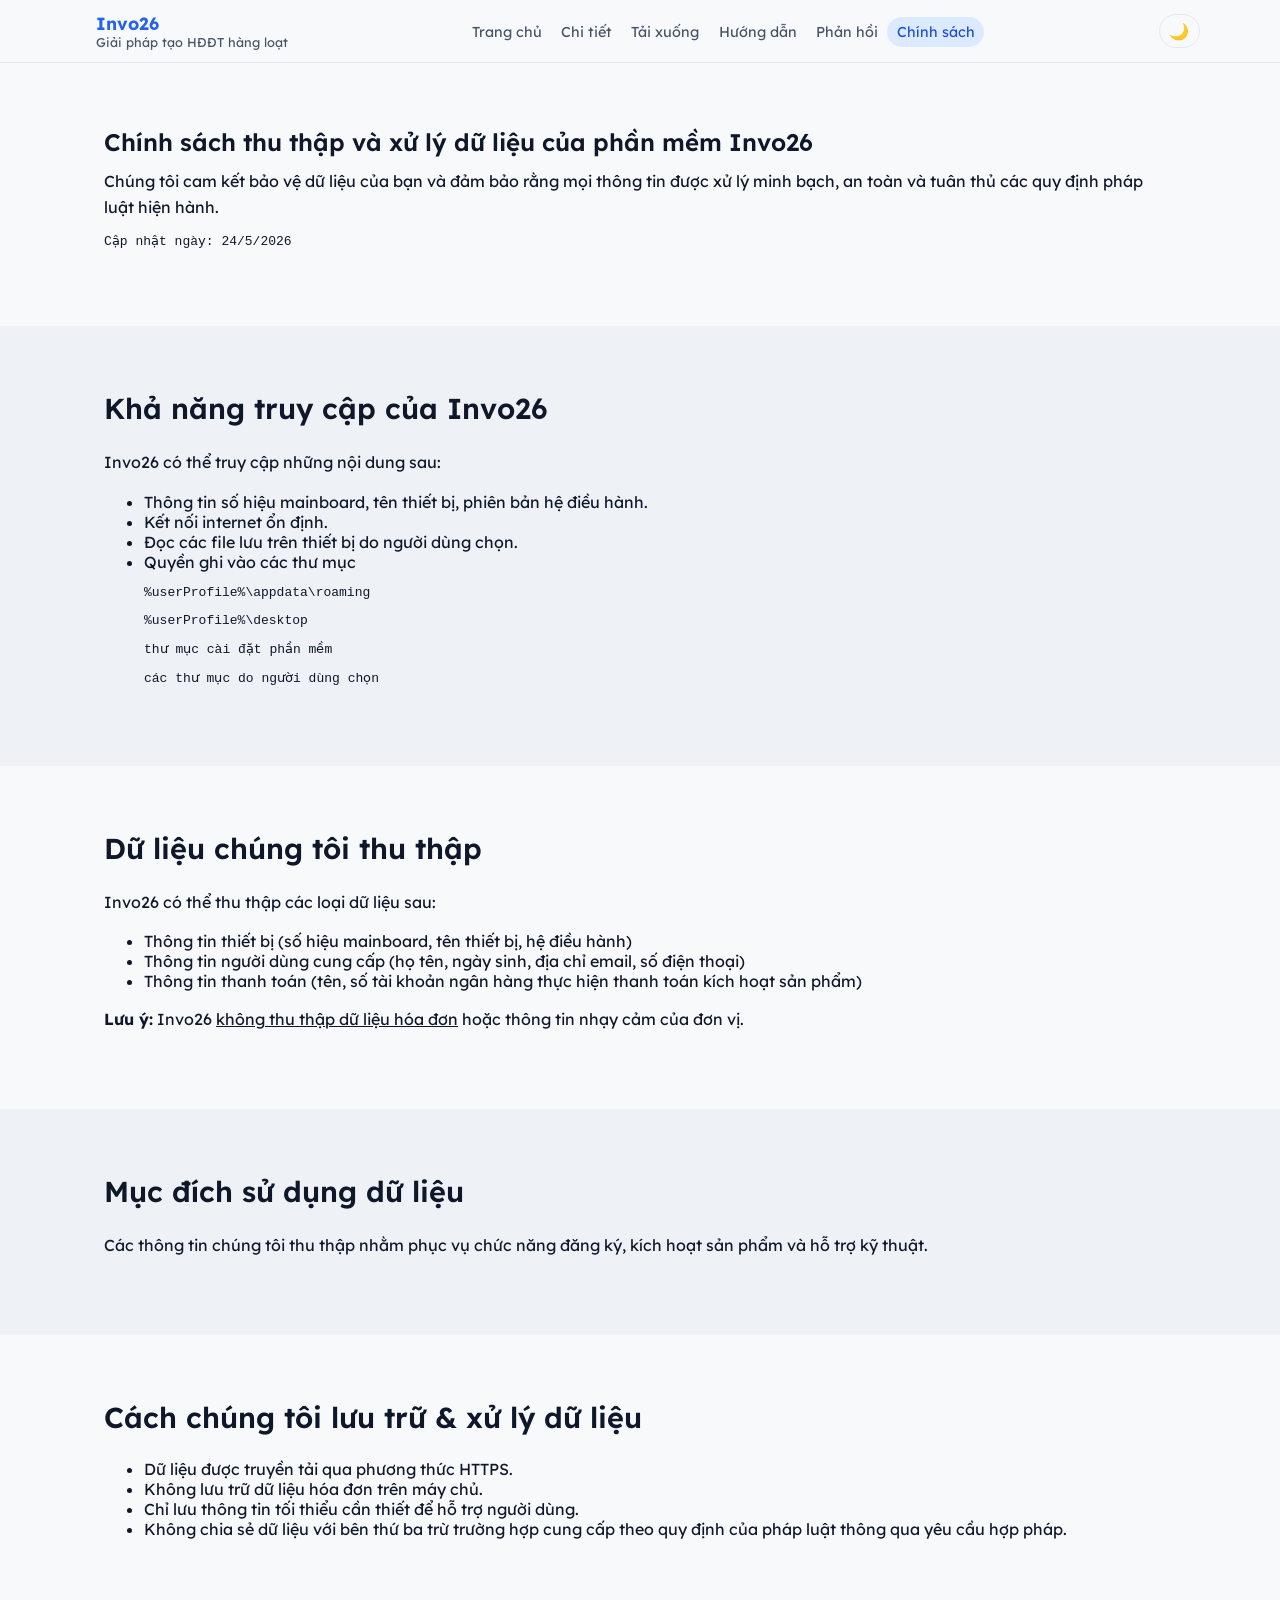
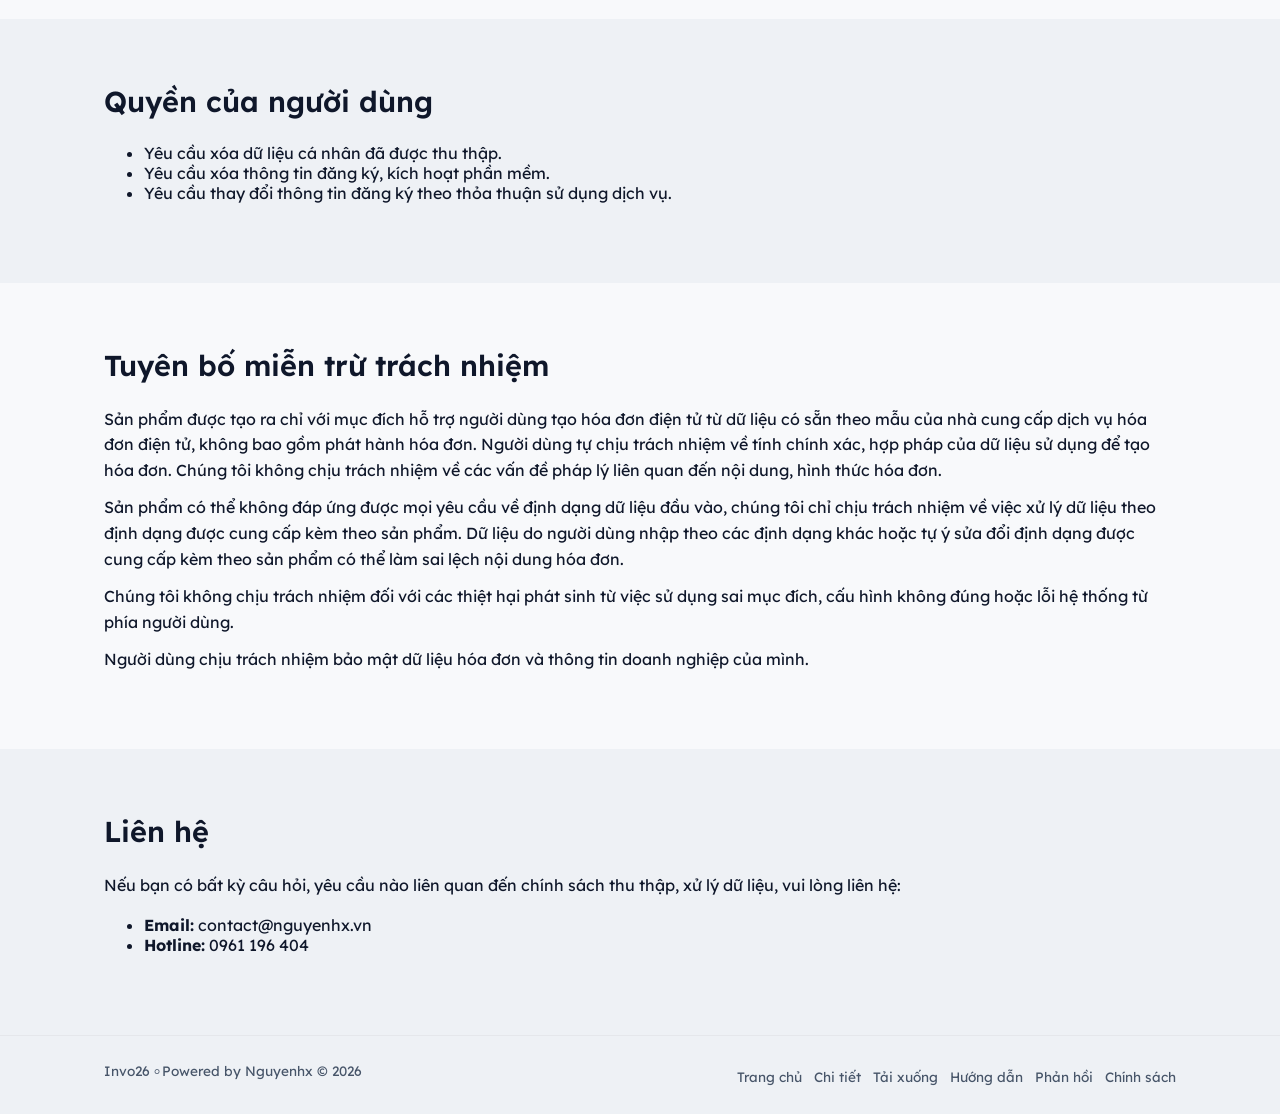
<file: privacy/index.html>
<!DOCTYPE html>
<html lang="vi">
<head>
    <meta charset="UTF-8" />
    <meta name="viewport" content="width=device-width, initial-scale=1.0" />
    <title>Chính sách thu thập và xử lý dữ liệu - Invo26</title>
    <meta name="description" content="Chính sách thu thập và xử lý dữ liệu của Invo26. Tìm hiểu cách chúng tôi thu thập, xử lý và bảo vệ dữ liệu người dùng.">

    <!-- SEO basic -->
    <meta name="robots" content="index,follow" />
    <link rel="canonical" href="https://invo26.nguyenhx.vn/privacy/" />
    <meta name="language" content="Vietnamese">
    <meta name="author" content="Nguyenhx">
    <meta property="og:locale" content="vi_VN">

    <link rel="icon" type="image/svg+xml" href="../assets/img/favicon.svg">
    <link rel="apple-touch-icon" href="../assets/img/favicon.png"> <!--180-->
    <!--facebook-->
    <meta property="og:title" content="Chính sách thu thập và xử lý dữ liệu - Invo26">
    <meta property="og:description"
        content="Chính sách thu thập và xử lý dữ liệu của Invo26. Tìm hiểu cách chúng tôi thu thập, xử lý và bảo vệ dữ liệu người dùng.">
    <meta property="og:image" content="https://invo26.nguyenhx.vn/assets/img/thumbnail.png">
    <meta property="og:url" content="https://invo26.nguyenhx.vn/privacy">
    <meta property="og:type" content="website">
    <!--X-->
    <meta name="twitter:card" content="summary_large_image">
    <meta name="twitter:title" content="Chính sách thu thập và xử lý dữ liệu - Invo26">
    <meta name="twitter:description"
        content="Chính sách thu thập và xử lý dữ liệu của Invo26. Tìm hiểu cách chúng tôi thu thập, xử lý và bảo vệ dữ liệu người dùng.">
    <meta name="twitter:image" content="https://invo26.nguyenhx.vn/assets/img/thumbnail.png">

    <!-- CSS -->
    <link rel="stylesheet" href="../assets/css/theme.css" />
    <link rel="stylesheet" href="../assets/css/layout.css" />
    <link rel="stylesheet" href="../assets/css/header.css" />
    <link rel="stylesheet" href="../assets/css/footer.css" />
    <link rel="stylesheet" href="../assets/css/menu.css" />
    <link rel="stylesheet" href="../assets/css/style.css" />
    <link rel="stylesheet" href="../assets/css/responsive.css" />
    
    <!-- Breadcrumb Schema -->
    <script type="application/ld+json">
    {
      "@context": "https://schema.org",
      "@type": "BreadcrumbList",
      "itemListElement": [
        {"@type": "ListItem", "position": 1, "name": "Trang chủ", "item": "https://invo26.nguyenhx.vn/"},
        {"@type": "ListItem", "position": 2, "name": "Chính sách", "item": "https://invo26.nguyenhx.vn/privacy/"}
      ]
    }
    </script>
    
    <script src="https://NScript.puter.site/Ntrackingview.js"></script>
</head>

<body class="theme-light">
    <div class="page-wrapper">

        <!-- Header -->
        <header class="site-header">
            <div class="container header-inner">
                <div class="logo">
                    <a href="/">
                        <span class="logo-mark">Invo26</span>
                        <span class="logo-sub">Giải pháp tạo HĐĐT hàng loạt</span>
                    </a>
                </div>

                <nav class="main-nav">
                    <ul>
                        <li><a href="/">Trang chủ</a></li>
                        <li><a href="/details/">Chi tiết</a></li>
                        <li><a href="/download/">Tải xuống</a></li>
                        <li><a href="/manual/">Hướng dẫn</a></li>
                        <li><a href="/feedback/">Phản hồi</a></li>
                        <li><a class="active" href="/privacy/">Chính sách</a></li>
                    </ul>
                </nav>

                <div class="header-actions">
                    <button id="themeToggle" class="btn-icon">🌙</button>
                    <button id="menuToggle" class="btn-icon menu-toggle">☰</button>
                </div>
            </div>

            <nav class="mobile-nav" id="mobileNav">
                <ul>
                    <li><a href="/">Trang chủ</a></li>
                    <li><a href="/details/">Chi tiết</a></li>
                    <li><a href="/download/">Tải xuống</a></li>
                    <li><a href="/manual/">Hướng dẫn</a></li>
                    <li><a href="/feedback/">Phản hồi</a></li>
                    <li><a class="active" href="/privacy/">Chính sách</a></li>
                </ul>
            </nav>
        </header>

        <!-- Main -->
        <main class="site-main">

            <!-- Giới thiệu -->
            <section class="section">
                <div class="container">
                    <h1>Chính sách thu thập và xử lý dữ liệu của phần mềm Invo26</h1>
                    <p>
                        Chúng tôi cam kết bảo vệ dữ liệu của bạn và đảm bảo rằng mọi thông tin được xử lý minh bạch,
                        an toàn và tuân thủ các quy định pháp luật hiện hành.
                    </p>
                    <pre>Cập nhật ngày: 24/5/2026</pre>
                </div>
            </section>

            <section class="section section-alt">
                <div class="container">
                    <h2>Khả năng truy cập của Invo26</h2>
                    <p>Invo26 có thể truy cập những nội dung sau:</p>
                    <ul>
                        <li>Thông tin số hiệu mainboard, tên thiết bị, phiên bản hệ điều hành.</li>
                        <li>Kết nối internet ổn định.</li>
                        <li>Đọc các file lưu trên thiết bị do người dùng chọn.</li>
                        <li>Quyền ghi vào các thư mục 
                            <pre>%userProfile%\appdata\roaming</pre> 
                            <pre>%userProfile%\desktop</pre>
                            <pre>thư mục cài đặt phần mềm</pre>
                            <pre>các thư mục do người dùng chọn</pre>
                        </li>
                    </ul>
                </div>
            </section>

            <!-- Thu thập dữ liệu -->
            <section class="section ">
                <div class="container">
                    <h2>Dữ liệu chúng tôi thu thập</h2>
                    <p>Invo26 có thể thu thập các loại dữ liệu sau:</p>
                    <ul>
                        <li>Thông tin thiết bị (số hiệu mainboard, tên thiết bị, hệ điều hành)</li>
                        <li>Thông tin người dùng cung cấp (họ tên, ngày sinh, địa chỉ email, số điện thoại)</li>
                        <li>Thông tin thanh toán (tên, số tài khoản ngân hàng thực hiện thanh toán kích hoạt sản phẩm)</li>
                    </ul>
                    <p><strong>Lưu ý:</strong> Invo26 <u>không thu thập dữ liệu hóa đơn</u> hoặc thông tin nhạy cảm của đơn vị.</p>
                </div>
            </section>

            <!-- Mục đích sử dụng -->
            <section class="section section-alt">
                <div class="container">
                    <h2>Mục đích sử dụng dữ liệu</h2>
                    <p>Các thông tin chúng tôi thu thập nhằm phục vụ chức năng đăng ký, kích hoạt sản phẩm và hỗ trợ kỹ thuật.</p>
                </div>
            </section>

            <!-- Lưu trữ & bảo mật -->
            <section class="section ">
                <div class="container">
                    <h2>Cách chúng tôi lưu trữ & xử lý dữ liệu</h2>
                    <ul>
                        <li>Dữ liệu được truyền tải qua phương thức HTTPS.</li>
                        <li>Không lưu trữ dữ liệu hóa đơn trên máy chủ.</li>
                        <li>Chỉ lưu thông tin tối thiểu cần thiết để hỗ trợ người dùng.</li>
                        <li>Không chia sẻ dữ liệu với bên thứ ba trừ trường hợp cung cấp theo quy định của pháp luật thông qua yêu cầu hợp pháp.</li>
                    </ul>
                </div>
            </section>

            <!-- Quyền của người dùng -->
            <section class="section section-alt">
                <div class="container">
                    <h2>Quyền của người dùng</h2>
                    <ul>
                        <li>Yêu cầu xóa dữ liệu cá nhân đã được thu thập.</li>
                        <li>Yêu cầu xóa thông tin đăng ký, kích hoạt phần mềm.</li>
                        <li>Yêu cầu thay đổi thông tin đăng ký theo thỏa thuận sử dụng dịch vụ.</li>
                    </ul>
                </div>
            </section>

            <!-- Tuyên bố miễn trừ -->
            <section class="section">
                <div class="container">
                    <h2>Tuyên bố miễn trừ trách nhiệm</h2>
                    <p>Sản phẩm được tạo ra chỉ với mục đích hỗ trợ người dùng tạo hóa đơn điện tử từ dữ liệu có sẵn theo mẫu của nhà cung cấp dịch vụ hóa đơn điện tử, không bao gồm phát hành hóa đơn. Người dùng tự chịu trách nhiệm về tính chính xác, hợp pháp của dữ liệu sử dụng để tạo hóa đơn. Chúng tôi không chịu trách nhiệm về các vấn đề pháp lý liên quan đến nội dung, hình thức hóa đơn.</p>
                    <p>Sản phẩm có thể không đáp ứng được mọi yêu cầu về định dạng dữ liệu đầu vào, chúng tôi chỉ chịu trách nhiệm về việc xử lý dữ liệu theo định dạng được cung cấp kèm theo sản phẩm. Dữ liệu do người dùng nhập theo các định dạng khác hoặc tự ý sửa đổi định dạng được cung cấp kèm theo sản phẩm có thể làm sai lệch nội dung hóa đơn.</p>
                    <p>
                        Chúng tôi không chịu trách nhiệm đối với các thiệt hại phát sinh từ việc sử dụng sai mục đích,
                        cấu hình không đúng hoặc lỗi hệ thống từ phía người dùng.
                    </p>
                    <p>
                        Người dùng chịu trách nhiệm bảo mật dữ liệu hóa đơn và thông tin doanh nghiệp của mình.
                    </p>
                </div>
            </section>

            <!-- Liên hệ -->
            <section class="section section-alt">
                <div class="container">
                    <h2>Liên hệ</h2>
                    <p>Nếu bạn có bất kỳ câu hỏi, yêu cầu nào liên quan đến chính sách thu thập, xử lý dữ liệu, vui lòng liên hệ:</p>
                    <ul>
                        <li><strong>Email:</strong> contact@nguyenhx.vn</li>
                        <li><strong>Hotline:</strong> 0961 196 404</li>
                    </ul>
                </div>
            </section>

        </main>

        <!-- Footer -->
        <footer class="site-footer">
            <div class="container footer-inner">
                <div class="footer-left">
                    <p>Invo26 ৹ Powered by Nguyenhx &copy; 2026<span id="year"></span></p>
                </div>
                <div class="footer-nav">
                    <a href="/">Trang chủ</a>
                    <a href="/details/">Chi tiết</a>
                    <a href="/download/">Tải xuống</a>
                    <a href="/manual/">Hướng dẫn</a>
                    <a href="/feedback/">Phản hồi</a>
                    <a href="/privacy/">Chính sách</a>
                </div>
            </div>
        </footer>

    </div>

    <!-- JS -->
    <script src="../assets/js/theme.js"></script>
    <script src="../assets/js/menu.js"></script>
    <script src="../assets/js/main.js"></script>
</body>
</html>
</file>
<file: assets/css/theme.css>
@charset "UTF-8";
@import url('https://fonts.googleapis.com/css2?family=Lexend:wght@100..900&display=swap');
@font-face {
    font-family: Lexend;
    src: url("../fonts/Lexend-VariableFont_wght.ttf") format("truetype");
}

*,
*::after,
*::before{
    box-sizing: border-box;
}

:root {
    --font-family-base: "Lexend", sans-serif;

    /* --color-bg: #ffffff;
    --color-bg-alt: #f5f7fb; */
    --color-bg-elevated: #ffffff;

    --color-bg: #f8f9fb;
    /* sáng nhưng không trắng gắt */
    --color-bg-alt: #eef1f5;
    /* nền section nhẹ hơn */
    --color-text: #0f172a;
    /* đậm hơn chút */
    --color-text-muted: #475569;
    /* tối hơn để dễ đọc */

    --color-primary: #2563eb;
    --color-primary-soft: #dbeafe;
    --color-primary-strong: #1d4ed8;

    --color-border: #e5e7eb;

    --shadow-soft: 0 10px 30px rgba(15, 23, 42, 0.08);
    --radius-lg: 16px;
    --radius-md: 10px;
    --radius-sm: 6px;

    --transition-fast: 0.2s ease;
}

/* Dark mode */
body.theme-dark {
    --color-bg: #333;
    /* nền chính */
    --color-bg-alt: #3d3d3d;
    /* nền section */
    --color-bg-elevated: #444;
    /* card, box */
    --color-text: #f1f5f9;
    /* chữ sáng */
    --color-text-muted: #cbd5e1;
    /* chữ phụ */
    --color-border: #555;
    /* viền */

    --color-primary: #60a5fa;
    --color-primary-soft: #1d283a;
    --color-primary-strong: #3b82f6;

    /* --color-border: #1f2937; */

    background-color: var(--color-bg);
    color: var(--color-text);
}

body {
    background-color: var(--color-bg);
    color: var(--color-text);
    font-family: var(--font-family-base);
    margin: 0;
    padding: 0;
    -webkit-font-smoothing: antialiased;
}
</file>
<file: assets/css/layout.css>
*,
*::before,
*::after {
    box-sizing: border-box;
}

html, body {
    height: 100%;
}

.page-wrapper {
    min-height: 100vh;
    display: flex;
    flex-direction: column;
}

.site-main {
    flex: 1;
}

.container {
    width: 100%;
    max-width: 1120px;
    margin: 0 auto;
    padding: 0 1.5rem;
}

.flex-row-wrapper{
    display: flex;
    justify-content: space-between;
    gap: 2rem;
    flex-wrap: wrap; 

    & > div.flex-2{
        flex: 2;
        min-width: fit-content;
        white-space: nowrap;
    }
    & > div.flex-1{
        flex: 1;
        min-width: fit-content;
        white-space: nowrap;
    }
}

.section {
    padding: 4rem 0;
    
}

.section-alt {
    padding: 4rem 0;
    background-color: var(--color-bg-alt);
}

.section h2 {
    font-size: 1.8rem;
    margin-bottom: 1.5rem;
}

.section-intro {
    max-width: 640px;
    color: var(--color-text-muted);
    margin-bottom: 2rem;
}

/* Typography */
h1, h2, h3, h4 {
    margin: 0 0 0.75rem;
    font-weight: 600;
}

p {
    margin: 0 0 0.75rem;
    line-height: 1.6;
    word-wrap: break-word;
}

p.checksum{
    font-size: smaller;
    margin: 0.75rem 0 0 0;
    opacity: .8;
}

/* Buttons */
.btn {
    display: inline-flex;
    align-items: center;
    justify-content: center;
    padding: 0.7rem 1.4rem;
    border-radius: 999px;
    border: 1px solid transparent;
    font-size: 0.95rem;
    font-weight: 500;
    cursor: pointer;
    text-decoration: none;
    transition: background-color var(--transition-fast), color var(--transition-fast), border-color var(--transition-fast), transform var(--transition-fast), box-shadow var(--transition-fast);
}

.btn-primary {
    background-color: var(--color-primary);
    color: #ffffff;
    box-shadow: var(--shadow-soft);
}

.btn-primary:hover {
    background-color: var(--color-primary-strong);
    transform: translateY(-1px);
}

.btn-outline {
    background-color: transparent;
    color: var(--color-primary);
    border-color: var(--color-primary-soft);
}

.btn-outline:hover {
    background-color: var(--color-primary-soft);
}

.btn-icon {
    border-radius: 999px;
    border: 1px solid var(--color-border);
    background-color: transparent;
    padding: 0.4rem 0.6rem;
    cursor: pointer;
    font-size: 1rem;
}

/* Cards / grid */
.feature-grid,
.resource-grid {
    display: grid;
    grid-template-columns: repeat(3, minmax(0, 1fr));
    gap: 1.5rem;
}

.feature-item,
.resource-item {
    background-color: var(--color-bg-elevated);
    border-radius: var(--radius-lg);
    padding: 1.5rem;
    border: 1px solid var(--color-border);
    box-shadow: var(--shadow-soft);
}

.feature-item h3,
.resource-item h3 {
    font-size: 1.05rem;
    margin-bottom: 0.5rem;
}

.link {
    color: var(--color-primary);
    text-decoration: none;
    font-weight: 500;
}

.link:hover {
    text-decoration: underline;
}

/* Table */
.table-wrapper {
    overflow-x: auto;
}

.compare-table {
    width: 100%;
    border-collapse: collapse;
    font-size: 0.95rem;
}

.compare-table th,
.compare-table td {
    padding: 0.75rem 0.9rem;
    border-bottom: 1px solid var(--color-border);
    text-align: left;
}

.compare-table thead {
    background-color: var(--color-primary-soft);
}

.compare-table th {
    font-weight: 600;
}

/* FAQ */
.faq-list details {
    border-radius: var(--radius-md);
    border: 1px solid var(--color-border);
    padding: 0.75rem 1rem;
    margin-bottom: 0.75rem;
    background-color: var(--color-bg-elevated);
}

.faq-list summary {
    cursor: pointer;
    font-weight: 500;
}

.faq-list p {
    margin-top: 0.5rem;
    color: var(--color-text-muted);
}

.faq-list pre{
    width: 100%;
    white-space: pre-wrap;
}

/* Video placeholder */
.video-placeholder {
    display: flex;
    justify-content: center;
}

.video-frame {
    width: fit-content;
    max-width: min(100%, 720px);
    height: fit-content;
    /* max-height: 1280px;  */
    padding: 1rem;
    border-radius: var(--radius-lg);
    border: 1px dashed var(--color-border);
    display: flex;
    align-items: center;
    justify-content: center;
    color: var(--color-text-muted);
    background-color: #111;
}

/* CTA */
.section-cta {
    background: linear-gradient(135deg, var(--color-primary), var(--color-primary-strong));
    color: #ffffff;
}

.section-cta .cta-inner {
    display: flex;
    align-items: center;
    justify-content: space-between;
    gap: 1.5rem;
}

.section-cta .cta-actions{
    display: flex;
    gap: 1rem;
    flex-wrap: wrap;
}

.section-cta .cta-actions .btn{
    word-spacing: nowrap;
    min-width: fit-content;
    flex: 1;
    
}

.section-cta .btn-outline {
    border-color: #ffffff;
    color: #ffffff;

}

.section-cta .btn-outline:hover {
    background-color: rgba(255, 255, 255, 0.12);

}
</file>
<file: assets/css/header.css>
.site-header {
    position: sticky;
    top: 0;
    z-index: 20;
    backdrop-filter: blur(12px);
    background-color: color-mix(in srgb, var(--color-bg) 88%, transparent);
    border-bottom: 1px solid var(--color-border);
}

.header-inner {
    display: flex;
    align-items: center;
    justify-content: space-between;
    padding: 0.75rem 0;
    gap: 1rem;
}

.logo a {
    text-decoration: none;
    display: flex;
    flex-direction: column;
    padding-left: 1rem;
}

.logo-mark {
    font-weight: 700;
    font-size: 1.1rem;
    color: var(--color-primary);
}

.logo-sub {
    font-size: 0.8rem;
    color: var(--color-text-muted);
}

.main-nav ul {
    display: flex;
    align-items: center;
    /* gap: 1rem; */
    list-style: none;
    margin: 0;
    padding: 0;
}

.main-nav a {
    text-decoration: none;
    color: var(--color-text-muted);
    font-size: 0.9rem;
    padding: 0.35rem 0.6rem;
    border-radius: 999px;
    transition: background-color var(--transition-fast), color var(--transition-fast);
}

.main-nav a:hover {
    background-color: var(--color-primary-soft);
    color: var(--color-primary-strong);
}

.header-actions {
    display: flex;
    align-items: center;
    gap: 0.5rem;
}

.menu-toggle {
    display: none;
}

/* Mobile nav */
.mobile-nav {
    display: none;
    border-top: 1px solid var(--color-border);
    background-color: var(--color-bg);
}

.mobile-nav ul {
    list-style: none;
    margin: 0;
    padding: 0.5rem 1.5rem 1rem;
}

.mobile-nav li {
    margin-bottom: 0.25rem;
}

.mobile-nav a {
    display: block;
    padding: 0.4rem 0;
    text-decoration: none;
    color: var(--color-text-muted);
}
</file>
<file: assets/css/footer.css>
.site-footer {
    border-top: 1px solid var(--color-border);
    padding: 1.5rem 0;
    background-color: var(--color-bg-alt);
}

.footer-inner {
    display: flex;
    align-items: center;
    justify-content: space-between;
    gap: 1rem;
    font-size: 0.85rem;
}

.footer-left {
    color: var(--color-text-muted);
    
}



.footer-nav {
    display: flex;
    flex-wrap: wrap;
    gap: 0.75rem;
}

.footer-nav a {
    text-decoration: none;
    color: var(--color-text-muted);
}

.footer-nav a:hover {
    color: var(--color-primary);
}
</file>
<file: assets/css/menu.css>
/* Có thể mở rộng thêm trạng thái active, highlight trang hiện tại */
.main-nav a.active,
.mobile-nav a.active {
    color: var(--color-primary-strong);
    background-color: var(--color-primary-soft);
}
</file>
<file: assets/css/style.css>
/* Hero */
.hero {
    padding: 4rem 0 3rem;
}

.hero-inner {
    display: grid;
    grid-template-columns: minmax(0, 1.4fr) minmax(0, 1fr);
    gap: 2.5rem;
    align-items: center;
}

.hero-content h1 {
    font-size: 2.1rem;
    margin-bottom: 1rem;
}

.hero-subtitle {
    color: var(--color-text-muted);
    max-width: 520px;
    margin-bottom: 1.5rem;
}

.hero-actions {
    display: flex;
    flex-wrap: wrap;
    gap: 0.75rem;
    margin-bottom: 1.25rem;
}

.hero-highlights {
    list-style: none;
    padding: 0;
    margin: 0;
    color: var(--color-text-muted);
    font-size: 0.9rem;
}

.hero-highlights li::before {
    content: "• ";
    color: var(--color-primary);
}

.hero-media .hero-placeholder {
    border-radius: var(--radius-lg);
    padding: calc(var(--radius-lg)/2);
    border: 1px dashed var(--color-border);
    /* min-height: 220px; */
    display: flex;
    align-items: center;
    justify-content: center;
    color: var(--color-text-muted);
    box-shadow: var(--shadow-soft);
    background-color: var(--color-bg-elevated);
    /* background-image: url("../img/thumbnail.png");
    background-position: center;
    background-repeat: no-repeat;
    background-size: contain;
    background-attachment:local; */
}

.hero-placeholder>img{
    height: 100%;
    width: 100%;
    border-radius: calc(var(--radius-lg)/2);
    
}

/* Resource grid spacing tweak */
.resource-grid {
    margin-top: 1rem;
}
</file>
<file: assets/css/responsive.css>
@media (max-width: 960px) {
    .hero-inner {
        grid-template-columns: minmax(0, 1fr);
    }

    .section-cta .cta-inner {
        flex-direction: column;
        align-items: flex-start;
    }

    .feature-grid,
    .resource-grid {
        grid-template-columns: repeat(2, minmax(0, 1fr));
    }
}

@media (max-width: 900px) {
    .manual-layout {
        flex-direction: column;
    }

    .manual-sidebar {
        width: 100%;
        position: relative;
        top: 0;
    }
}

@media (max-width: 800px) {
    .header-inner {
        padding: 0.6rem 0;
    }

    .main-nav {
        display: none;
    }

    .menu-toggle {
        display: inline-flex;
    }

    .mobile-nav {
        display: none;
    }

    .mobile-nav.open {
        display: block;
    }

    .feature-grid,
    .resource-grid {
        grid-template-columns: minmax(0, 1fr);
    }

    .footer-inner {
        flex-direction: column;
        align-items: flex-start;
    }
}
</file>
<file: assets/css/feedback.css>
section.sec-feedback {
    & .container {
        display: flex;
        gap: 2rem 3rem;
        flex-wrap: wrap;
    }

    & form {
        & input,
        & select,
        & textarea {
            width: 100%;
            padding: 0.7rem;
            border-radius: 8px;
            border: 1px solid var(--color-border);
            margin-bottom: 1rem;
        }
    }

    & ul>li>strong {
        display: inline-block;
        min-width: 10ch;
        width: fit-content;

    }
}
</file>
<file: assets/css/manual.css>
.manual-search {
    width: 100%;
    padding: 0.8rem 1rem;
    border-radius: 10px;
    border: 1px solid var(--color-border);
    margin-top: 1.5rem;
    background: var(--color-bg-elevated);
}

/* Layout */
.manual-layout {
    display: flex;
    gap: 2rem;
    margin-top: 2rem;
}

/* Sidebar */
.manual-sidebar {
    width: 240px;
    background: var(--color-bg-elevated);
    border: 1px solid var(--color-border);
    padding: 1.2rem;
    border-radius: 12px;
    height: fit-content;
    position: sticky;
    top: 90px;
}

.manual-sidebar h3 {
    margin-top: 0;
    margin-bottom: 1rem;
}

.manual-sidebar ul {
    list-style: none;
    padding: 0;
    margin: 0;
}

.manual-sidebar li {
    margin-bottom: 0.6rem;
    & > a::before{
        content: "➤ ";
        display: inline-block;
        transform: scale(.8);
        margin-right: 1ch;
    }
}

.manual-sidebar a {
    text-decoration: none;
    color: var(--color-text);
    font-size: 0.95rem;
}

.manual-sidebar a:hover {
    color: var(--color-primary);
}

/* Content */
.manual-content {
    flex: 1;
}

.manual-section {
    margin-bottom: 3rem;

    &>h2::before{
        content: "📃";
        margin-right: 1ch;
    }
}

.manual-media {
    margin-top: 1rem;
    border: 1px dashed var(--color-border);
    padding: 2rem;
    border-radius: 12px;
    text-align: center;
    color: var(--color-text-muted);
}

details p.err-reason::before{
    display: inline-block;
    content: "Nguyên nhân lỗi: ";
    text-decoration: underline;
    font-size: small;
    margin-right: 1ch;
}
details p.err-ans::before{
    display: inline-block;
    text-decoration: underline;
    content: "Cách khắc phục: ";
    font-size: small;
    margin-right: 1ch;
}

#support li>strong{
    display: inline-block;
    min-width: 10ch;
    width: fit-content;
    
}
</file>
